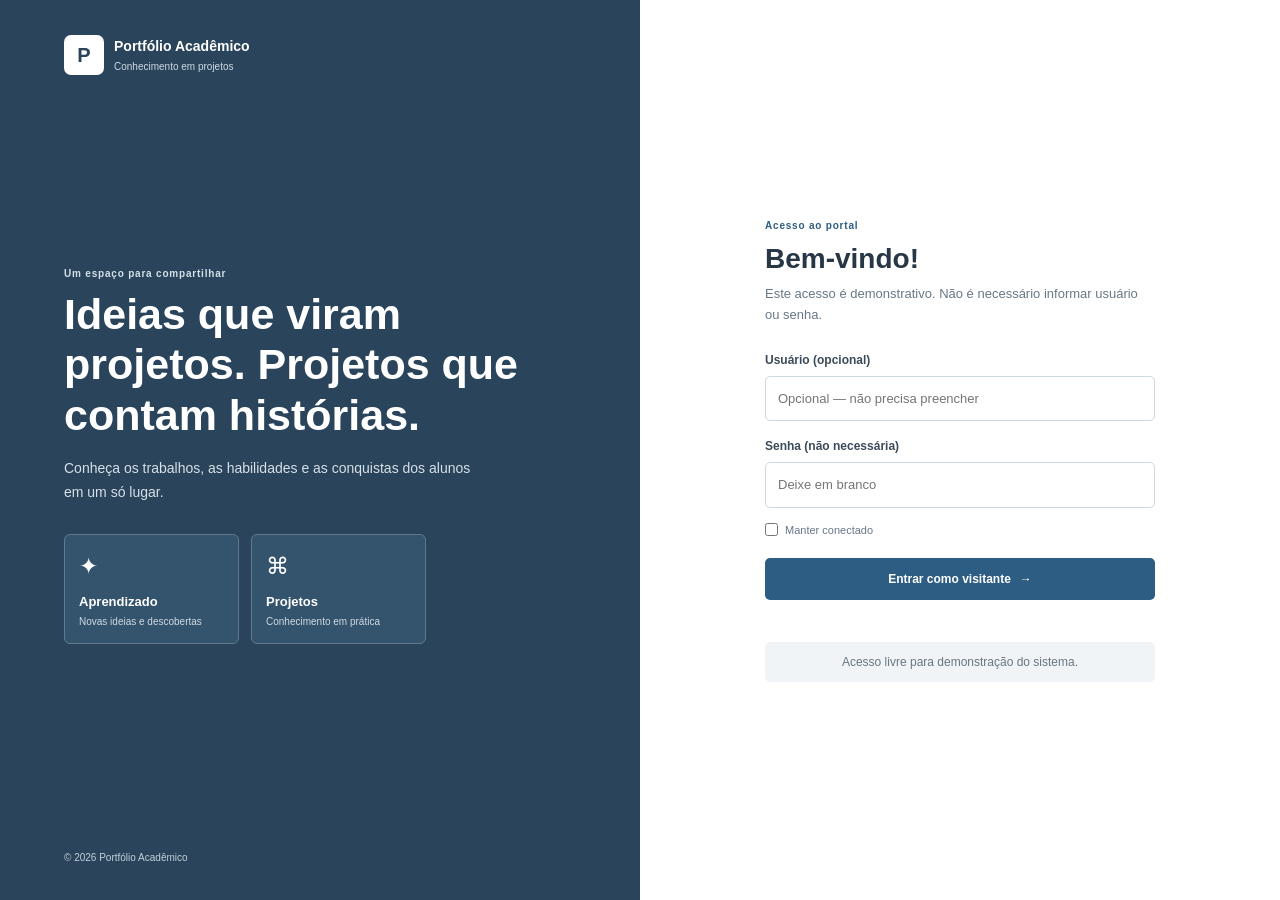
<file: index.html>
<!DOCTYPE html>
<html lang="pt-BR">

<head>
    <meta charset="UTF-8">
    <meta name="viewport" content="width=device-width, initial-scale=1.0">
    <title>Entrar | Portfólio Acadêmico</title>
    <link rel="stylesheet" href="style.css">
    <link rel="stylesheet" href="login/login.css">
</head>

<body class="login-page">
    <main class="login-layout">
        <section class="login-side">
            <a class="brand login-brand" href="index.html">
                <span class="brand-mark">P</span>
                <span class="brand-name">Portfólio Acadêmico<span class="brand-subtitle">Conhecimento em projetos</span></span>
            </a>

            <div class="login-message">
                <p class="eyebrow">Um espaço para compartilhar</p>
                <h1>Ideias que viram projetos. Projetos que contam histórias.</h1>
                <p>Conheça os trabalhos, as habilidades e as conquistas dos alunos em um só lugar.</p>
                <div class="login-art">
                    <div class="art-card"><span>✦</span><strong>Aprendizado</strong><small>Novas ideias e
                            descobertas</small></div>
                    <div class="art-card"><span>⌘</span><strong>Projetos</strong><small>Conhecimento em prática</small>
                    </div>
                </div>
            </div>
            <p class="login-copyright">© 2026 Portfólio Acadêmico</p>
        </section>

        <section class="login-form-side">
            <div class="login-form-card">
                <div class="login-mobile-brand"><span class="brand-mark">P</span></div>
                <p class="eyebrow">Acesso ao portal</p>
                <h2>Bem-vindo!</h2>
                <p class="form-intro">Este acesso é demonstrativo. Não é necessário informar usuário ou senha.</p>

                <form class="login-fields" id="loginForm" novalidate>
                    <label for="usuario">Usuário (opcional)</label>
                    <input id="usuario" name="usuario" type="text" placeholder="Opcional — não precisa preencher"
                        autocomplete="username">

                    <label for="senha">Senha (não necessária)</label>
                    <input id="senha" name="senha" type="password" placeholder="Deixe em branco"
                        autocomplete="current-password">

                    <div class="login-options">
                        <label class="remember"><input type="checkbox" name="lembrar"> Manter conectado</label>
                    </div>

                    <button class="btn btn-primary login-submit" type="submit">Entrar como visitante <span>→</span></button>
                    <p class="login-feedback" id="loginFeedback" role="status" aria-live="polite"></p>
                </form>

                <p class="login-alt">Acesso livre para demonstração do sistema.</p>
            </div>
        </section>
    </main>
    <script src="js/config.js"></script>
    <script src="js/api.js"></script>
    <script src="login/login.js"></script>
</body>

</html>
</file>
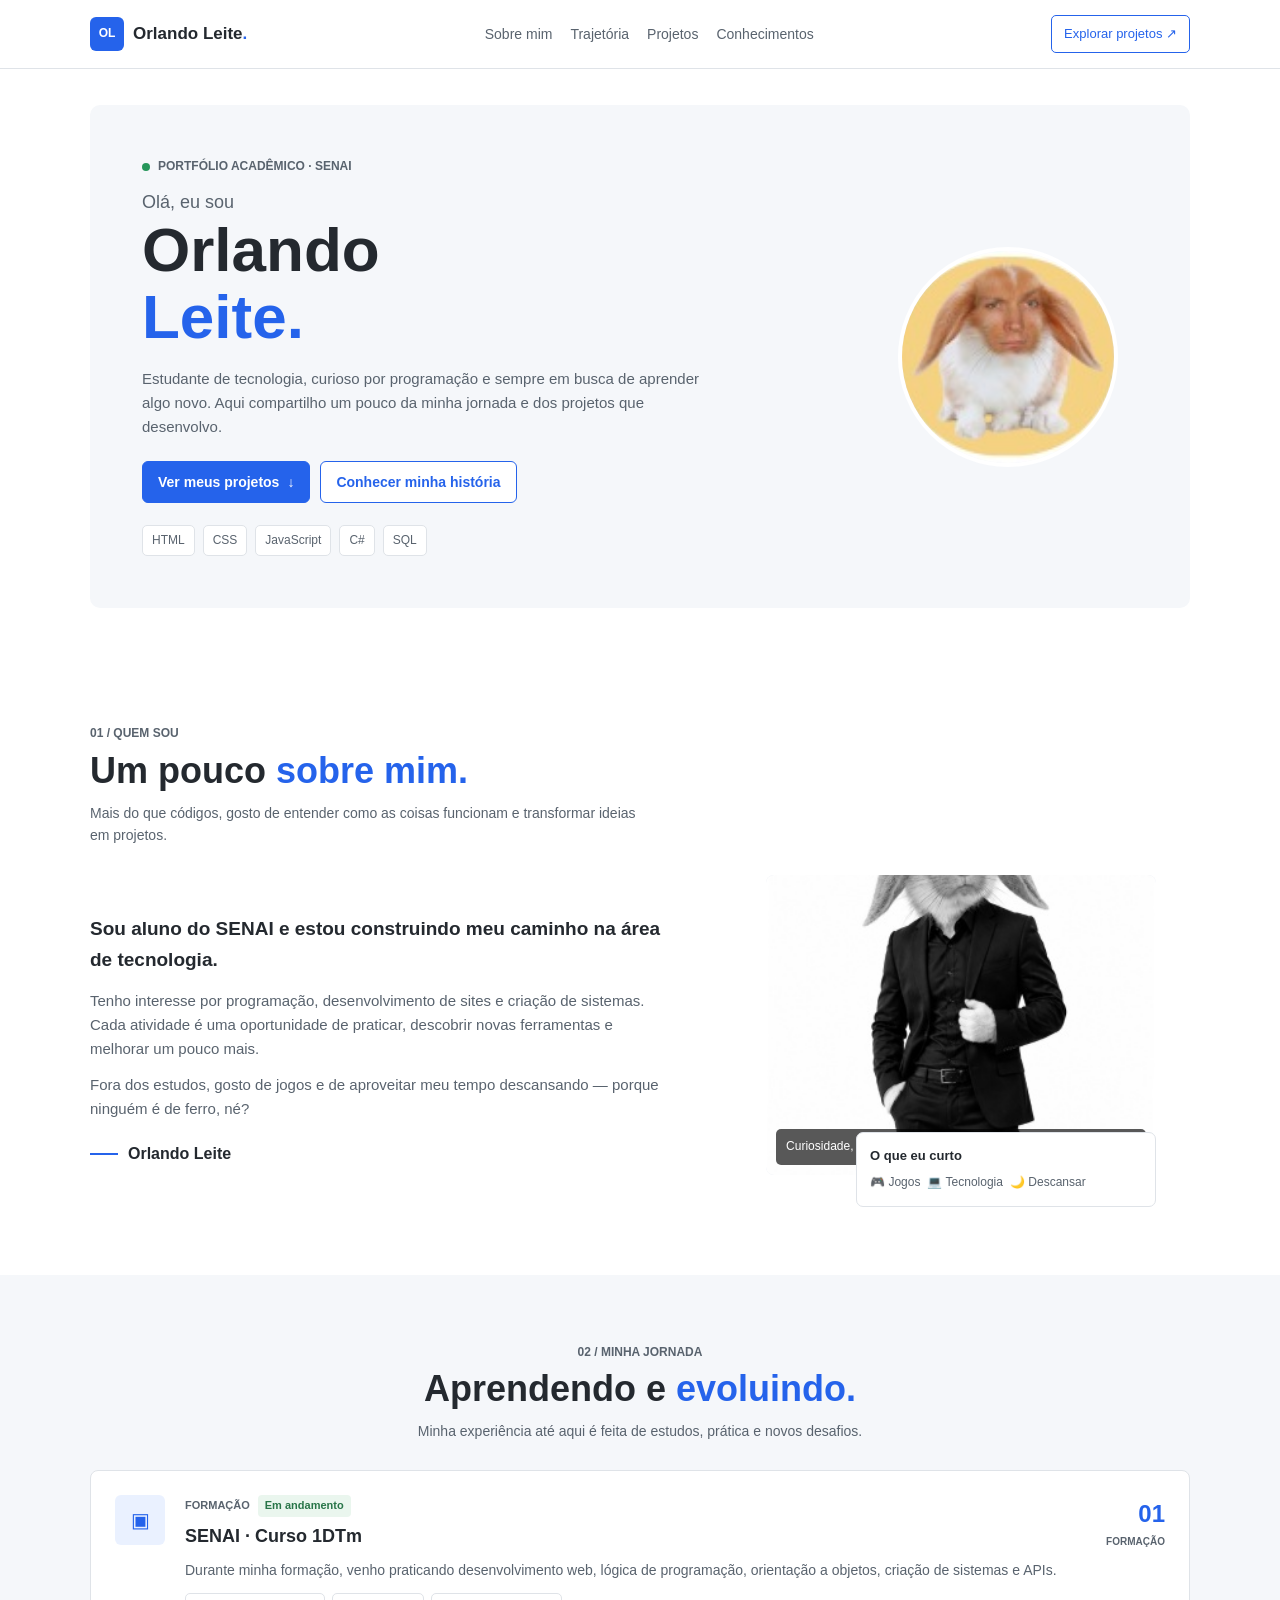
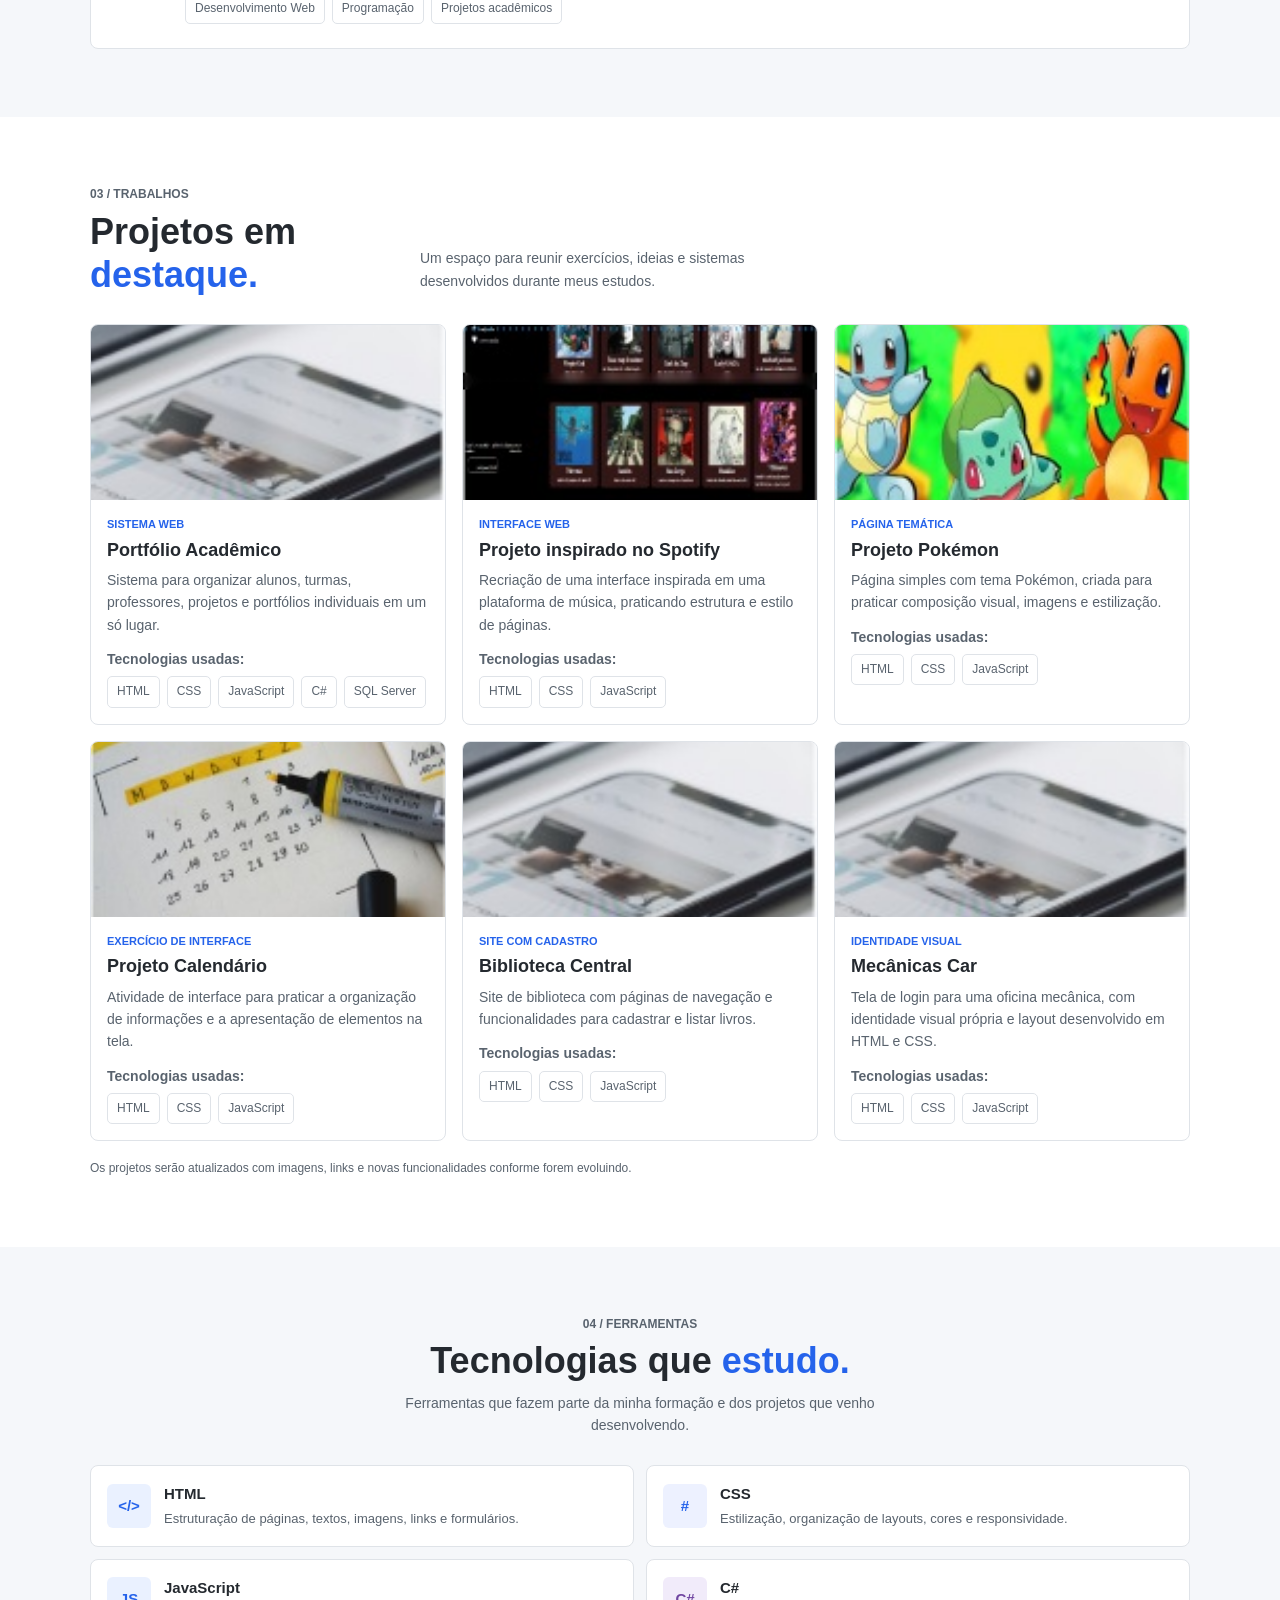
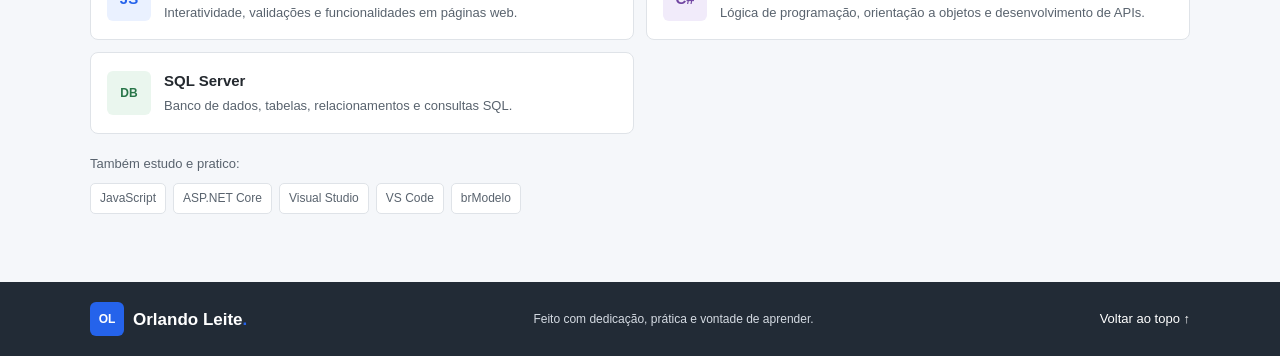
<file: meu-portfolio/index.html>
<!DOCTYPE html>
<html lang="pt-BR">
<head>
    <meta charset="UTF-8">
    <meta name="viewport" content="width=device-width, initial-scale=1.0">
    <meta name="theme-color" content="#2563eb">
    <meta name="description" content="Portfólio acadêmico de Orlando Leite, estudante do SENAI e entusiasta de tecnologia e programação.">
    <title>Orlando Leite | Portfólio</title>
    <link rel="stylesheet" href="style.css">
</head>
<body>
    <a class="pular-conteudo" href="#conteudo">Pular para o conteúdo</a>

    <header class="topo" id="inicio">
        <nav class="navegacao container" aria-label="Navegação principal">
            <a class="marca" href="#inicio" aria-label="Orlando Leite - início">
                <span class="marca-simbolo">OL</span>
                <span>Orlando Leite<span class="marca-ponto">.</span></span>
            </a>

            <div class="links-nav">
                <a href="#sobre">Sobre mim</a>
                <a href="#trajetoria">Trajetória</a>
                <a href="#projetos">Projetos</a>
                <a href="#conhecimentos">Conhecimentos</a>
            </div>
            <a class="nav-destaque" href="#projetos">Explorar projetos <span aria-hidden="true">↗</span></a>
        </nav>
    </header>

    <main id="conteudo">
        <section class="hero container" aria-labelledby="titulo-principal">
            <div class="hero-conteudo">
                <p class="sobretitulo"><span class="status-ponto"></span> PORTFÓLIO ACADÊMICO · SENAI</p>
                <p class="hero-nome">Olá, eu sou</p>
                <h1 id="titulo-principal">Orlando<br><span>Leite.</span></h1>
                <p class="hero-descricao">Estudante de tecnologia, curioso por programação e sempre em busca de aprender algo novo. Aqui compartilho um pouco da minha jornada e dos projetos que desenvolvo.</p>

                <div class="hero-acoes">
                    <a class="botao botao-principal" href="#projetos">Ver meus projetos <span aria-hidden="true">↓</span></a>
                    <a class="botao botao-secundario" href="#sobre">Conhecer minha história</a>
                </div>

                <div class="hero-tecnologias" aria-label="Principais tecnologias">
                    <span>HTML</span>
                    <span>CSS</span>
                    <span>JavaScript</span>
                    <span>C#</span>
                    <span>SQL</span>
                </div>
            </div>

            <div class="hero-visual" aria-label="Imagem ilustrativa de perfil">
                <div class="visual-moldura">
                    <img src="assets/perfil-coelho.jpg" alt="Avatar de um coelho com expressão séria">
                </div>
            </div>
        </section>

        <section class="secao sobre-secao" id="sobre" aria-labelledby="titulo-sobre">
            <div class="container">
                <div class="cabecalho-secao">
                    <p class="numero-secao">01 / QUEM SOU</p>
                    <h2 id="titulo-sobre">Um pouco <span>sobre mim.</span></h2>
                    <p class="introducao-secao">Mais do que códigos, gosto de entender como as coisas funcionam e transformar ideias em projetos.</p>
                </div>

                <div class="sobre-grid">
                    <article class="sobre-texto">
                        <p class="texto-destaque">Sou aluno do SENAI e estou construindo meu caminho na área de tecnologia.</p>
                        <p>Tenho interesse por programação, desenvolvimento de sites e criação de sistemas. Cada atividade é uma oportunidade de praticar, descobrir novas ferramentas e melhorar um pouco mais.</p>
                        <p>Fora dos estudos, gosto de jogos e de aproveitar meu tempo descansando — porque ninguém é de ferro, né?</p>
                        <div class="sobre-assinatura"><span class="assinatura-linha"></span> Orlando Leite</div>
                    </article>

                    <aside class="sobre-destaques" aria-label="Algumas curiosidades sobre mim">
                        <div class="destaque-imagem">
                            <img src="assets/sobre-mim.jpg" alt="Imagem ilustrativa em preto e branco">
                            <span class="imagem-legenda">Curiosidade, criatividade e evolução.</span>
                        </div>
                        <div class="interesses-card">
                            <p class="interesses-titulo">O que eu curto</p>
                            <div class="interesses-lista">
                                <span>🎮 Jogos</span>
                                <span>💻 Tecnologia</span>
                                <span>🌙 Descansar</span>
                            </div>
                        </div>
                    </aside>
                </div>
            </div>
        </section>

        <section class="secao trajetoria-secao" id="trajetoria" aria-labelledby="titulo-trajetoria">
            <div class="container">
                <div class="cabecalho-secao cabecalho-centralizado">
                    <p class="numero-secao">02 / MINHA JORNADA</p>
                    <h2 id="titulo-trajetoria">Aprendendo e <span>evoluindo.</span></h2>
                    <p class="introducao-secao">Minha experiência até aqui é feita de estudos, prática e novos desafios.</p>
                </div>

                <article class="trajetoria-card">
                    <div class="trajetoria-icone" aria-hidden="true">▣</div>
                    <div class="trajetoria-conteudo">
                        <div class="trajetoria-meta"><span>FORMAÇÃO</span><span class="trajetoria-status">Em andamento</span></div>
                        <h3>SENAI · Curso 1DTm</h3>
                        <p>Durante minha formação, venho praticando desenvolvimento web, lógica de programação, orientação a objetos, criação de sistemas e APIs.</p>
                        <div class="tag-lista">
                            <span>Desenvolvimento Web</span>
                            <span>Programação</span>
                            <span>Projetos acadêmicos</span>
                        </div>
                    </div>
                    <div class="trajetoria-ano">01<span>FORMAÇÃO</span></div>
                </article>
            </div>
        </section>

        <section class="secao projetos-secao" id="projetos" aria-labelledby="titulo-projetos">
            <div class="container">
                <div class="cabecalho-secao cabecalho-projetos">
                    <div>
                        <p class="numero-secao">03 / TRABALHOS</p>
                        <h2 id="titulo-projetos">Projetos em <span>destaque.</span></h2>
                    </div>
                    <p class="introducao-secao">Um espaço para reunir exercícios, ideias e sistemas desenvolvidos durante meus estudos.</p>
                </div>

                <div class="projetos-grid">
                    <article class="projeto-card projeto-destaque">
                        <div class="projeto-imagem">
                            <img src="assets/projeto-web.jpg" alt="Imagem ilustrativa de uma página web em um dispositivo móvel">
                            <span class="projeto-numero">01</span>
                        </div>
                        <div class="projeto-conteudo">
                            <div class="projeto-categoria">SISTEMA WEB</div>
                            <h3>Portfólio Acadêmico</h3>
                            <p>Sistema para organizar alunos, turmas, professores, projetos e portfólios individuais em um só lugar.</p>
                            <p class="tecnologias-titulo">Tecnologias usadas:</p>
                            <div class="tag-lista"><span>HTML</span><span>CSS</span><span>JavaScript</span><span>C#</span><span>SQL Server</span></div>
                        </div>
                    </article>

                    <article class="projeto-card">
                        <div class="projeto-imagem">
                            <img src="assets/projeto-spotify.jpg" alt="Interface de um projeto inspirado no Spotify">
                            <span class="projeto-numero">02</span>
                        </div>
                        <div class="projeto-conteudo">
                            <div class="projeto-categoria">INTERFACE WEB</div>
                            <h3>Projeto inspirado no Spotify</h3>
                            <p>Recriação de uma interface inspirada em uma plataforma de música, praticando estrutura e estilo de páginas.</p>
                            <p class="tecnologias-titulo">Tecnologias usadas:</p>
                            <div class="tag-lista"><span>HTML</span><span>CSS</span><span>JavaScript</span></div>
                        </div>
                    </article>

                    <article class="projeto-card">
                        <div class="projeto-imagem">
                            <img src="assets/projeto-pokemon.jpg" alt="Imagem temática de Pokémon usada no projeto">
                            <span class="projeto-numero">03</span>
                        </div>
                        <div class="projeto-conteudo">
                            <div class="projeto-categoria">PÁGINA TEMÁTICA</div>
                            <h3>Projeto Pokémon</h3>
                            <p>Página simples com tema Pokémon, criada para praticar composição visual, imagens e estilização.</p>
                            <p class="tecnologias-titulo">Tecnologias usadas:</p>
                            <div class="tag-lista"><span>HTML</span><span>CSS</span><span>JavaScript</span></div>
                        </div>
                    </article>

                    <article class="projeto-card">
                        <div class="projeto-imagem">
                            <img src="assets/projeto-calendario.jpg" alt="Calendário e materiais de planejamento">
                            <span class="projeto-numero">04</span>
                        </div>
                        <div class="projeto-conteudo">
                            <div class="projeto-categoria">EXERCÍCIO DE INTERFACE</div>
                            <h3>Projeto Calendário</h3>
                            <p>Atividade de interface para praticar a organização de informações e a apresentação de elementos na tela.</p>
                            <p class="tecnologias-titulo">Tecnologias usadas:</p>
                            <div class="tag-lista"><span>HTML</span><span>CSS</span><span>JavaScript</span></div>
                        </div>
                    </article>

                    <article class="projeto-card">
                        <div class="projeto-imagem">
                            <img src="assets/projeto-web.jpg" alt="Imagem ilustrativa de um site em um celular">
                            <span class="projeto-numero">05</span>
                        </div>
                        <div class="projeto-conteudo">
                            <div class="projeto-categoria">SITE COM CADASTRO</div>
                            <h3>Biblioteca Central</h3>
                            <p>Site de biblioteca com páginas de navegação e funcionalidades para cadastrar e listar livros.</p>
                            <p class="tecnologias-titulo">Tecnologias usadas:</p>
                            <div class="tag-lista"><span>HTML</span><span>CSS</span><span>JavaScript</span></div>
                        </div>
                    </article>

                    <article class="projeto-card">
                        <div class="projeto-imagem">
                            <img src="assets/projeto-web.jpg" alt="Imagem ilustrativa de uma página web">
                            <span class="projeto-numero">06</span>
                        </div>
                        <div class="projeto-conteudo">
                            <div class="projeto-categoria">IDENTIDADE VISUAL</div>
                            <h3>Mecânicas Car</h3>
                            <p>Tela de login para uma oficina mecânica, com identidade visual própria e layout desenvolvido em HTML e CSS.</p>
                            <p class="tecnologias-titulo">Tecnologias usadas:</p>
                            <div class="tag-lista"><span>HTML</span><span>CSS</span><span>JavaScript</span></div>
                        </div>
                    </article>
                </div>
                <p class="nota-projetos">Os projetos serão atualizados com imagens, links e novas funcionalidades conforme forem evoluindo.</p>
            </div>
        </section>

        <section class="secao conhecimentos-secao" id="conhecimentos" aria-labelledby="titulo-conhecimentos">
            <div class="container">
                <div class="cabecalho-secao cabecalho-centralizado">
                    <p class="numero-secao">04 / FERRAMENTAS</p>
                    <h2 id="titulo-conhecimentos">Tecnologias que <span>estudo.</span></h2>
                    <p class="introducao-secao">Ferramentas que fazem parte da minha formação e dos projetos que venho desenvolvendo.</p>
                </div>

                <div class="conhecimentos-grid">
                    <article class="conhecimento-card">
                        <span class="conhecimento-simbolo simbolo-html">&lt;/&gt;</span>
                        <div><h3>HTML</h3><p>Estruturação de páginas, textos, imagens, links e formulários.</p></div>
                    </article>
                    <article class="conhecimento-card">
                        <span class="conhecimento-simbolo simbolo-css">#</span>
                        <div><h3>CSS</h3><p>Estilização, organização de layouts, cores e responsividade.</p></div>
                    </article>
                    <article class="conhecimento-card">
                        <span class="conhecimento-simbolo">JS</span>
                        <div><h3>JavaScript</h3><p>Interatividade, validações e funcionalidades em páginas web.</p></div>
                    </article>
                    <article class="conhecimento-card">
                        <span class="conhecimento-simbolo simbolo-csharp">C#</span>
                        <div><h3>C#</h3><p>Lógica de programação, orientação a objetos e desenvolvimento de APIs.</p></div>
                    </article>
                    <article class="conhecimento-card">
                        <span class="conhecimento-simbolo simbolo-sql">DB</span>
                        <div><h3>SQL Server</h3><p>Banco de dados, tabelas, relacionamentos e consultas SQL.</p></div>
                    </article>
                </div>

                <div class="outras-ferramentas">
                    <span>Também estudo e pratico:</span>
                    <div class="tag-lista"><span>JavaScript</span><span>ASP.NET Core</span><span>Visual Studio</span><span>VS Code</span><span>brModelo</span></div>
                </div>
            </div>
        </section>
    </main>

    <footer class="rodape">
        <div class="container rodape-conteudo">
            <a class="marca marca-rodape" href="#inicio"><span class="marca-simbolo">OL</span><span>Orlando Leite<span class="marca-ponto">.</span></span></a>
            <p>Feito com dedicação, prática e vontade de aprender.</p>
            <a class="voltar-topo" href="#inicio">Voltar ao topo ↑</a>
        </div>
    </footer>
</body>
</html>
</file>
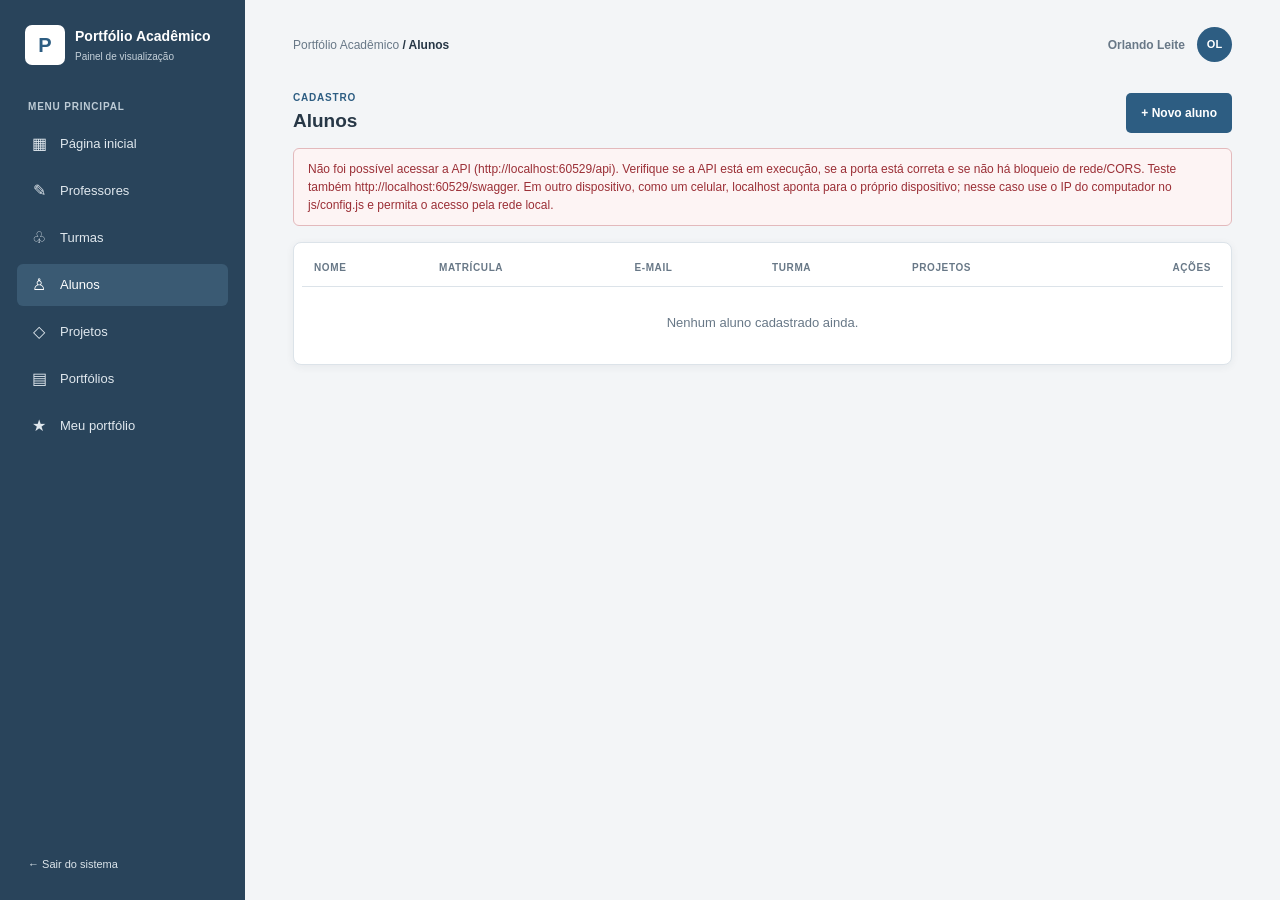
<file: alunos.html>
<!DOCTYPE html>
<html lang="pt-BR">
<head>
    <meta charset="UTF-8">
    <meta name="viewport" content="width=device-width, initial-scale=1.0">
    <title>Alunos | Portfólio Acadêmico</title>
    <link rel="stylesheet" href="style.css">
    <link rel="stylesheet" href="paginas.css">
</head>
<body>
    <div class="app-shell">
        <aside class="sidebar">
            <a class="brand" href="painel.html">
                <span class="brand-mark">P</span>
                <span class="brand-name">Portfólio Acadêmico<span class="brand-subtitle">Painel de visualização</span></span>
            </a>

            <p class="nav-label">MENU PRINCIPAL</p>
            <nav class="nav-menu" aria-label="Menu principal">
                <a class="nav-link" href="painel.html"><span class="nav-icon">▦</span> Página inicial</a>
                <a class="nav-link" href="professores.html"><span class="nav-icon">✎</span> Professores</a>
                <a class="nav-link" href="turmas.html"><span class="nav-icon">♧</span> Turmas</a>
                <a class="nav-link active" href="alunos.html"><span class="nav-icon">♙</span> Alunos</a>
                <a class="nav-link" href="projetos.html"><span class="nav-icon">◇</span> Projetos</a>
                <a class="nav-link" href="portfolios.html"><span class="nav-icon">▤</span> Portfólios</a>
                <a class="nav-link" href="meu-portfolio/index.html" target="_blank" rel="noopener"><span class="nav-icon">★</span> Meu portfólio</a>
            </nav>

            <div class="sidebar-bottom">
                <a class="logout-link" href="index.html" data-sair>← Sair do sistema</a>
            </div>
        </aside>

        <main class="main-content">
            <header class="topbar">
                <p class="breadcrumb">Portfólio Acadêmico <span>/ Alunos</span></p>
                <div class="topbar-right"><span class="user-name" id="userName"></span><div class="avatar" id="userAvatar">PA</div></div>
            </header>

            <section class="section-heading">
                <div><p class="eyebrow">CADASTRO</p><h2>Alunos</h2></div>
                <button class="btn btn-primary" type="button" id="btnNovo">+ Novo aluno</button>
            </section>

            <div class="alert" id="aviso" role="status" aria-live="polite" hidden></div>

            <section class="panel" id="painelForm" hidden>
                <h3 id="tituloForm"></h3>
                <form id="crudForm" novalidate>
                    <div class="form-grid" id="campos"></div>
                    <div class="form-actions">
                        <button class="btn btn-primary" type="submit" id="btnSalvar">Salvar</button>
                        <button class="btn btn-secondary" type="button" id="btnCancelar">Cancelar</button>
                    </div>
                </form>
            </section>

            <section class="panel panel-table">
                <div class="table-wrap">
                    <table>
                        <thead><tr><th>Nome</th><th>Matrícula</th><th>E-mail</th><th>Turma</th><th>Projetos</th><th class="col-acoes">Ações</th></tr></thead>
                        <tbody id="lista"></tbody>
                    </table>
                </div>
                <p class="empty" id="vazio" hidden>Nenhum aluno cadastrado ainda.</p>
            </section>
        </main>
    </div>
    <script src="js/config.js"></script>
    <script src="js/api.js"></script>
    <script src="js/crud.js"></script>
    <script src="js/alunos.js"></script>
</body>
</html>
</file>
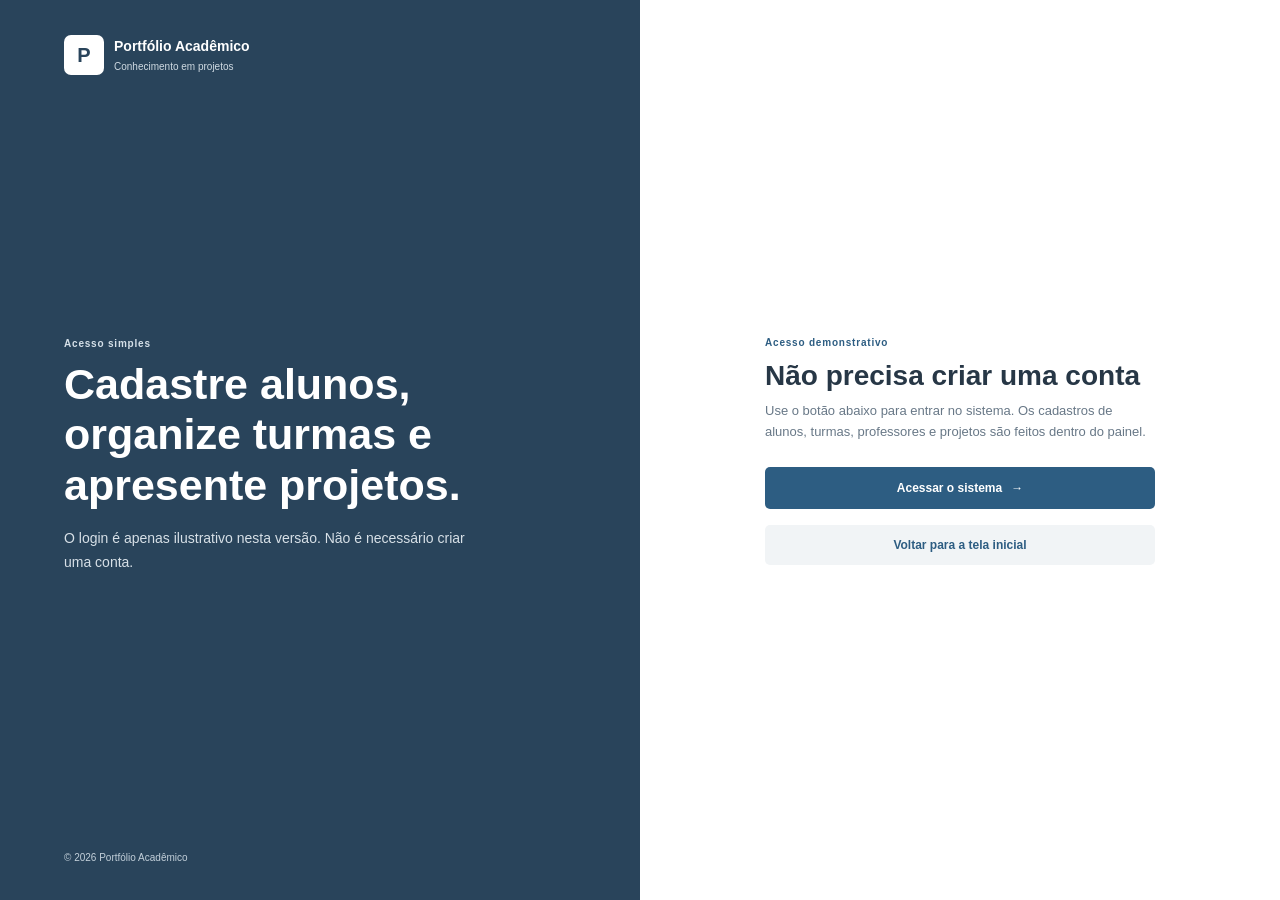
<file: cadastro.html>
<!DOCTYPE html>
<html lang="pt-BR">
<head>
    <meta charset="UTF-8">
    <meta name="viewport" content="width=device-width, initial-scale=1.0">
    <title>Acesso demonstrativo | Portfólio Acadêmico</title>
    <link rel="stylesheet" href="style.css">
    <link rel="stylesheet" href="login/login.css">
</head>
<body class="login-page">
    <main class="login-layout">
        <section class="login-side">
            <a class="brand login-brand" href="index.html">
                <span class="brand-mark">P</span>
                <span class="brand-name">Portfólio Acadêmico<span class="brand-subtitle">Conhecimento em projetos</span></span>
            </a>
            <div class="login-message">
                <p class="eyebrow">Acesso simples</p>
                <h1>Cadastre alunos, organize turmas e apresente projetos.</h1>
                <p>O login é apenas ilustrativo nesta versão. Não é necessário criar uma conta.</p>
            </div>
            <p class="login-copyright">© 2026 Portfólio Acadêmico</p>
        </section>
        <section class="login-form-side">
            <div class="login-form-card">
                <p class="eyebrow">Acesso demonstrativo</p>
                <h2>Não precisa criar uma conta</h2>
                <p class="form-intro">Use o botão abaixo para entrar no sistema. Os cadastros de alunos, turmas, professores e projetos são feitos dentro do painel.</p>
                <a class="btn btn-primary login-submit" href="painel.html">Acessar o sistema <span>→</span></a>
                <p class="login-alt"><a href="index.html">Voltar para a tela inicial</a></p>
            </div>
        </section>
    </main>
</body>
</html>
</file>
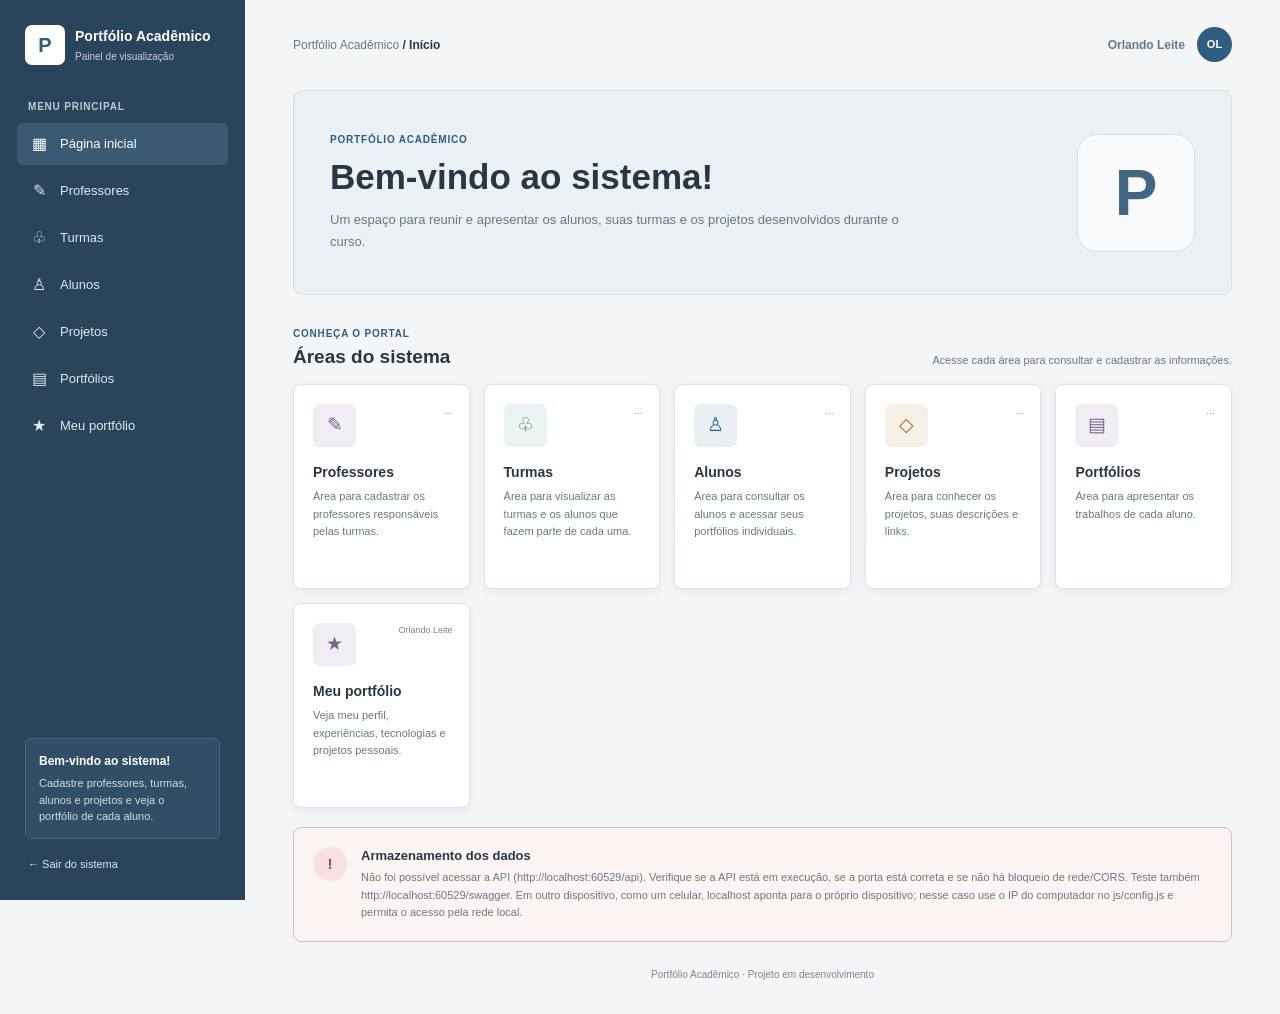
<file: painel.html>
<!DOCTYPE html>
<html lang="pt-BR">
<head>
    <meta charset="UTF-8">
    <meta name="viewport" content="width=device-width, initial-scale=1.0">
    <title>Início | Portfólio Acadêmico</title>
    <link rel="stylesheet" href="style.css">
    <link rel="stylesheet" href="paginas.css">
</head>
<body>
    <div class="app-shell">
        <aside class="sidebar">
            <a class="brand" href="painel.html">
                <span class="brand-mark">P</span>
                <span class="brand-name">Portfólio Acadêmico<span class="brand-subtitle">Painel de visualização</span></span>
            </a>

            <p class="nav-label">MENU PRINCIPAL</p>
            <nav class="nav-menu" aria-label="Menu principal">
                <a class="nav-link active" href="painel.html"><span class="nav-icon">▦</span> Página inicial</a>
                <a class="nav-link" href="professores.html"><span class="nav-icon">✎</span> Professores</a>
                <a class="nav-link" href="turmas.html"><span class="nav-icon">♧</span> Turmas</a>
                <a class="nav-link" href="alunos.html"><span class="nav-icon">♙</span> Alunos</a>
                <a class="nav-link" href="projetos.html"><span class="nav-icon">◇</span> Projetos</a>
                <a class="nav-link" href="portfolios.html"><span class="nav-icon">▤</span> Portfólios</a>
                <a class="nav-link" href="meu-portfolio/index.html" target="_blank" rel="noopener"><span class="nav-icon">★</span> Meu portfólio</a>
            </nav>

            <div class="sidebar-bottom">
                <div class="help-card">
                    <strong>Bem-vindo ao sistema!</strong>
                    <p>Cadastre professores, turmas, alunos e projetos e veja o portfólio de cada aluno.</p>
                </div>
                <a class="logout-link" href="index.html" data-sair>← Sair do sistema</a>
            </div>
        </aside>

        <main class="main-content">
            <header class="topbar">
                <p class="breadcrumb">Portfólio Acadêmico <span>/ Início</span></p>
                <div class="topbar-right"><span class="user-name" id="userName"></span><div class="avatar" id="userAvatar">PA</div></div>
            </header>

            <section class="welcome-banner">
                <div>
                    <p class="eyebrow">PORTFÓLIO ACADÊMICO</p>
                    <h1>Bem-vindo ao sistema!</h1>
                    <p>Um espaço para reunir e apresentar os alunos, suas turmas e os projetos desenvolvidos durante o curso.</p>
                </div>
                <div class="welcome-symbol" aria-hidden="true">P</div>
            </section>

            <section class="section-heading">
                <div><p class="eyebrow">CONHEÇA O PORTAL</p><h2>Áreas do sistema</h2></div>
                <p>Acesse cada área para consultar e cadastrar as informações.</p>
            </section>

            <section class="module-grid" aria-label="Áreas do sistema">
                <a class="module-card" href="professores.html">
                    <div class="module-icon portfolios">✎</div>
                    <div class="module-status" id="cntProfessores">…</div>
                    <h3>Professores</h3>
                    <p>Área para cadastrar os professores responsáveis pelas turmas.</p>
                </a>
                <a class="module-card" href="turmas.html">
                    <div class="module-icon classes">♧</div>
                    <div class="module-status" id="cntTurmas">…</div>
                    <h3>Turmas</h3>
                    <p>Área para visualizar as turmas e os alunos que fazem parte de cada uma.</p>
                </a>
                <a class="module-card" href="alunos.html">
                    <div class="module-icon students">♙</div>
                    <div class="module-status" id="cntAlunos">…</div>
                    <h3>Alunos</h3>
                    <p>Área para consultar os alunos e acessar seus portfólios individuais.</p>
                </a>
                <a class="module-card" href="projetos.html">
                    <div class="module-icon projects">◇</div>
                    <div class="module-status" id="cntProjetos">…</div>
                    <h3>Projetos</h3>
                    <p>Área para conhecer os projetos, suas descrições e links.</p>
                </a>
                <a class="module-card" href="portfolios.html">
                    <div class="module-icon portfolios">▤</div>
                    <div class="module-status" id="cntPortfolios">…</div>
                    <h3>Portfólios</h3>
                    <p>Área para apresentar os trabalhos de cada aluno.</p>
                </a>
                <a class="module-card" href="meu-portfolio/index.html" target="_blank" rel="noopener">
                    <div class="module-icon portfolios">★</div>
                    <div class="module-status">Orlando Leite</div>
                    <h3>Meu portfólio</h3>
                    <p>Veja meu perfil, experiências, tecnologias e projetos pessoais.</p>
                </a>
            </section>

            <section class="start-card" id="apiStatus">
                <div class="start-icon" id="apiStatusIcone">…</div>
                <div><h2>Armazenamento dos dados</h2><p id="apiStatusTexto">Verificando a conexão...</p></div>
            </section>

            <footer class="footer-note">Portfólio Acadêmico · Projeto em desenvolvimento</footer>
        </main>
    </div>
    <script src="js/config.js"></script>
    <script src="js/api.js"></script>
    <script src="js/painel.js"></script>
</body>
</html>
</file>
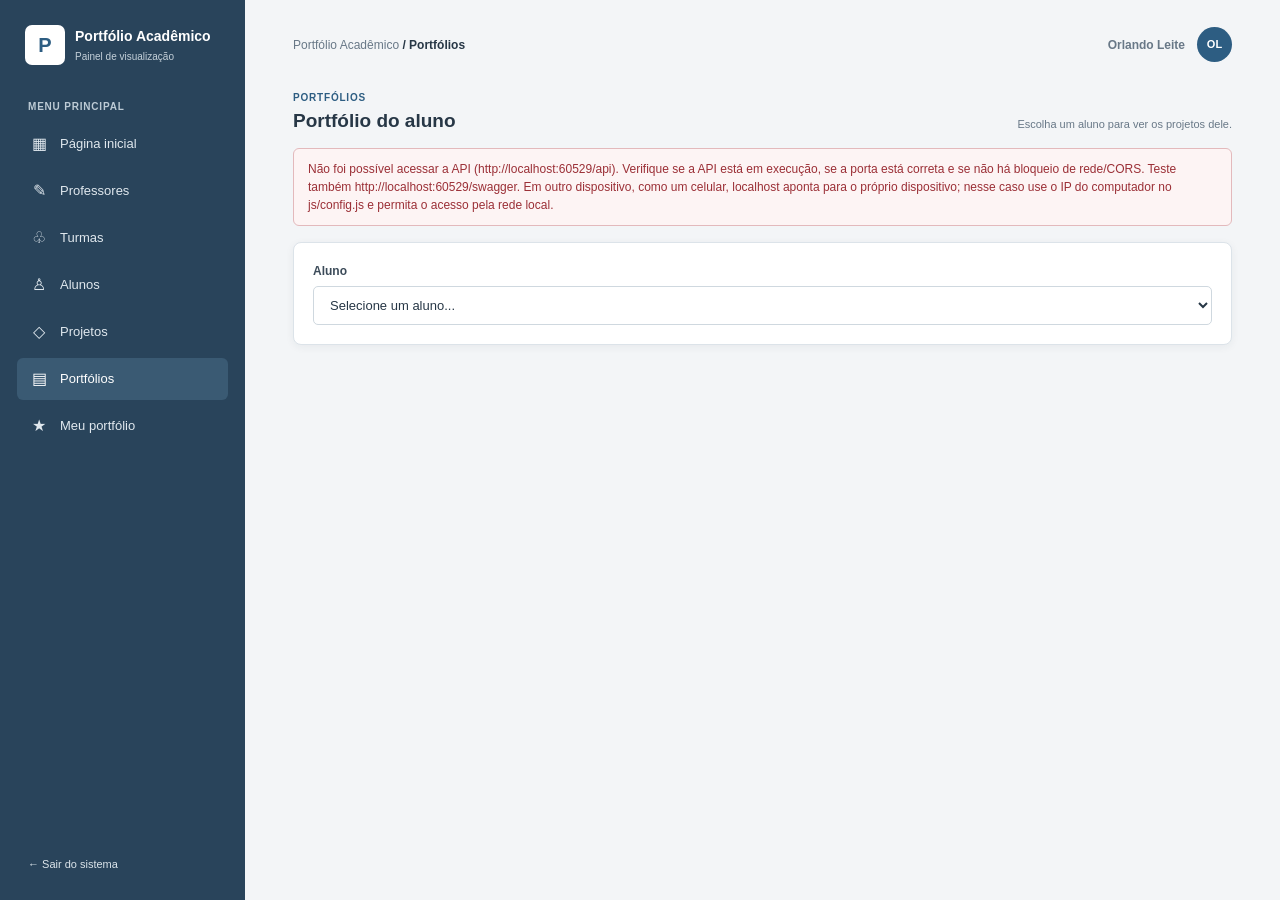
<file: portfolios.html>
<!DOCTYPE html>
<html lang="pt-BR">
<head>
    <meta charset="UTF-8">
    <meta name="viewport" content="width=device-width, initial-scale=1.0">
    <title>Portfólios | Portfólio Acadêmico</title>
    <link rel="stylesheet" href="style.css">
    <link rel="stylesheet" href="paginas.css">
</head>
<body>
    <div class="app-shell">
        <aside class="sidebar">
            <a class="brand" href="painel.html">
                <span class="brand-mark">P</span>
                <span class="brand-name">Portfólio Acadêmico<span class="brand-subtitle">Painel de visualização</span></span>
            </a>

            <p class="nav-label">MENU PRINCIPAL</p>
            <nav class="nav-menu" aria-label="Menu principal">
                <a class="nav-link" href="painel.html"><span class="nav-icon">▦</span> Página inicial</a>
                <a class="nav-link" href="professores.html"><span class="nav-icon">✎</span> Professores</a>
                <a class="nav-link" href="turmas.html"><span class="nav-icon">♧</span> Turmas</a>
                <a class="nav-link" href="alunos.html"><span class="nav-icon">♙</span> Alunos</a>
                <a class="nav-link" href="projetos.html"><span class="nav-icon">◇</span> Projetos</a>
                <a class="nav-link active" href="portfolios.html"><span class="nav-icon">▤</span> Portfólios</a>
                <a class="nav-link" href="meu-portfolio/index.html" target="_blank" rel="noopener"><span class="nav-icon">★</span> Meu portfólio</a>
            </nav>

            <div class="sidebar-bottom">
                <a class="logout-link" href="index.html" data-sair>← Sair do sistema</a>
            </div>
        </aside>

        <main class="main-content">
            <header class="topbar">
                <p class="breadcrumb">Portfólio Acadêmico <span>/ Portfólios</span></p>
                <div class="topbar-right"><span class="user-name" id="userName"></span><div class="avatar" id="userAvatar">PA</div></div>
            </header>

            <section class="section-heading">
                <div><p class="eyebrow">PORTFÓLIOS</p><h2>Portfólio do aluno</h2></div>
                <p>Escolha um aluno para ver os projetos dele.</p>
            </section>

            <div class="alert" id="aviso" role="status" aria-live="polite" hidden></div>

            <section class="panel">
                <div class="field">
                    <label for="selAluno">Aluno</label>
                    <select id="selAluno"><option value="">Selecione um aluno...</option></select>
                </div>
            </section>

            <div id="areaPortfolio"></div>
        </main>
    </div>
    <script src="js/config.js"></script>
    <script src="js/api.js"></script>
    <script src="js/portfolios.js"></script>
</body>
</html>
</file>
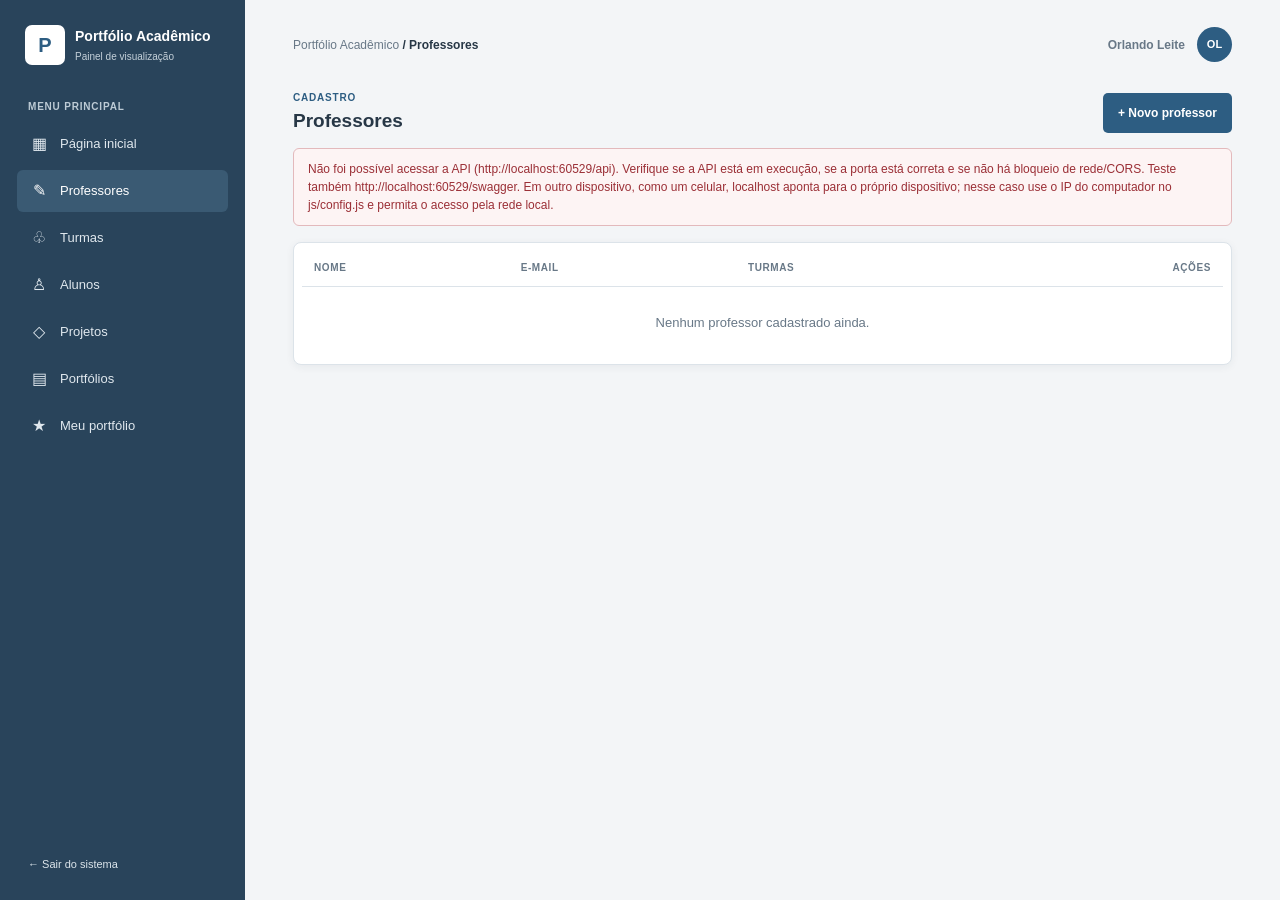
<file: professores.html>
<!DOCTYPE html>
<html lang="pt-BR">
<head>
    <meta charset="UTF-8">
    <meta name="viewport" content="width=device-width, initial-scale=1.0">
    <title>Professores | Portfólio Acadêmico</title>
    <link rel="stylesheet" href="style.css">
    <link rel="stylesheet" href="paginas.css">
</head>
<body>
    <div class="app-shell">
        <aside class="sidebar">
            <a class="brand" href="painel.html">
                <span class="brand-mark">P</span>
                <span class="brand-name">Portfólio Acadêmico<span class="brand-subtitle">Painel de visualização</span></span>
            </a>

            <p class="nav-label">MENU PRINCIPAL</p>
            <nav class="nav-menu" aria-label="Menu principal">
                <a class="nav-link" href="painel.html"><span class="nav-icon">▦</span> Página inicial</a>
                <a class="nav-link active" href="professores.html"><span class="nav-icon">✎</span> Professores</a>
                <a class="nav-link" href="turmas.html"><span class="nav-icon">♧</span> Turmas</a>
                <a class="nav-link" href="alunos.html"><span class="nav-icon">♙</span> Alunos</a>
                <a class="nav-link" href="projetos.html"><span class="nav-icon">◇</span> Projetos</a>
                <a class="nav-link" href="portfolios.html"><span class="nav-icon">▤</span> Portfólios</a>
                <a class="nav-link" href="meu-portfolio/index.html" target="_blank" rel="noopener"><span class="nav-icon">★</span> Meu portfólio</a>
            </nav>

            <div class="sidebar-bottom">
                <a class="logout-link" href="index.html" data-sair>← Sair do sistema</a>
            </div>
        </aside>

        <main class="main-content">
            <header class="topbar">
                <p class="breadcrumb">Portfólio Acadêmico <span>/ Professores</span></p>
                <div class="topbar-right"><span class="user-name" id="userName"></span><div class="avatar" id="userAvatar">PA</div></div>
            </header>

            <section class="section-heading">
                <div><p class="eyebrow">CADASTRO</p><h2>Professores</h2></div>
                <button class="btn btn-primary" type="button" id="btnNovo">+ Novo professor</button>
            </section>

            <div class="alert" id="aviso" role="status" aria-live="polite" hidden></div>

            <section class="panel" id="painelForm" hidden>
                <h3 id="tituloForm"></h3>
                <form id="crudForm" novalidate>
                    <div class="form-grid" id="campos"></div>
                    <div class="form-actions">
                        <button class="btn btn-primary" type="submit" id="btnSalvar">Salvar</button>
                        <button class="btn btn-secondary" type="button" id="btnCancelar">Cancelar</button>
                    </div>
                </form>
            </section>

            <section class="panel panel-table">
                <div class="table-wrap">
                    <table>
                        <thead><tr><th>Nome</th><th>E-mail</th><th>Turmas</th><th class="col-acoes">Ações</th></tr></thead>
                        <tbody id="lista"></tbody>
                    </table>
                </div>
                <p class="empty" id="vazio" hidden>Nenhum professor cadastrado ainda.</p>
            </section>
        </main>
    </div>
    <script src="js/config.js"></script>
    <script src="js/api.js"></script>
    <script src="js/crud.js"></script>
    <script src="js/professores.js"></script>
</body>
</html>
</file>
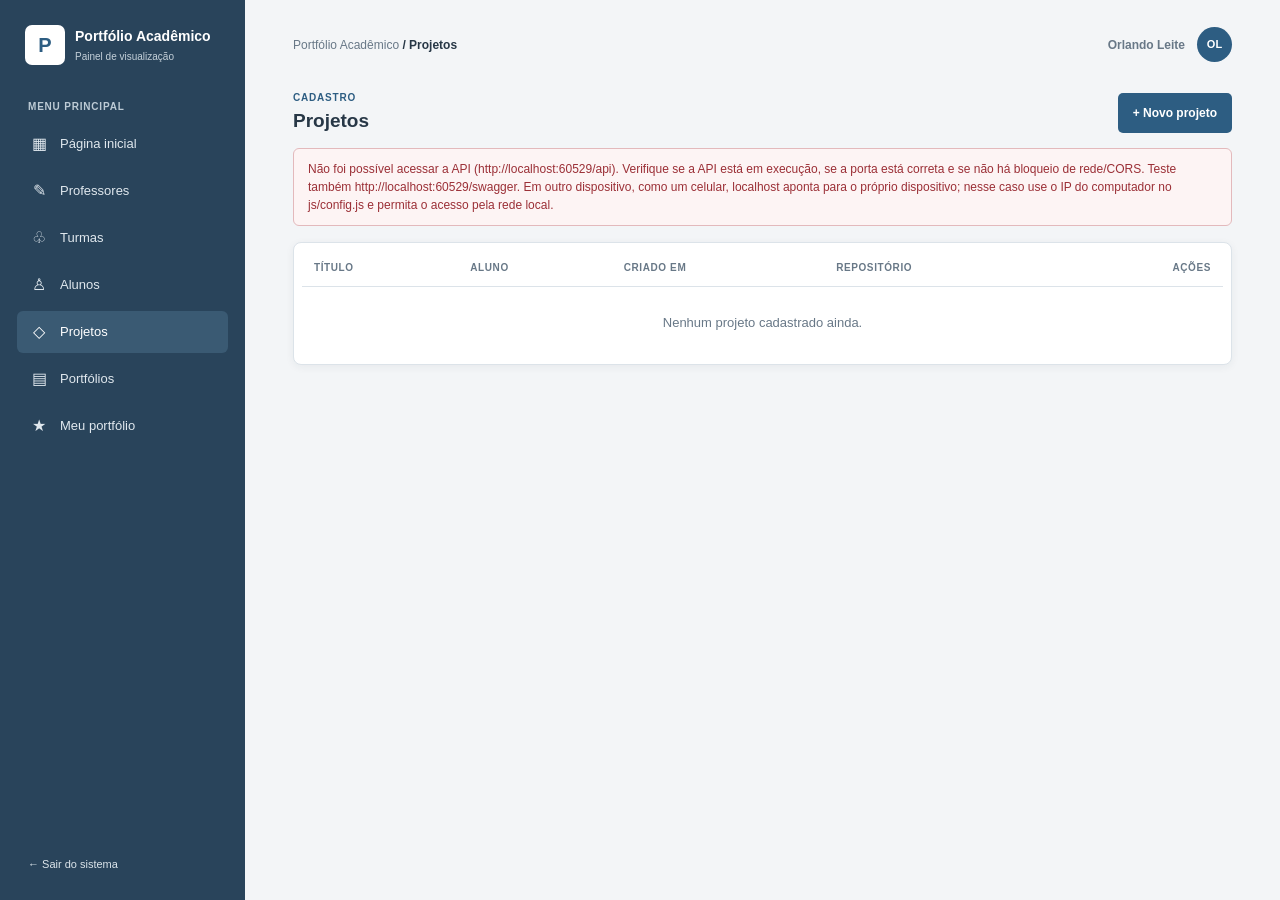
<file: projetos.html>
<!DOCTYPE html>
<html lang="pt-BR">
<head>
    <meta charset="UTF-8">
    <meta name="viewport" content="width=device-width, initial-scale=1.0">
    <title>Projetos | Portfólio Acadêmico</title>
    <link rel="stylesheet" href="style.css">
    <link rel="stylesheet" href="paginas.css">
</head>
<body>
    <div class="app-shell">
        <aside class="sidebar">
            <a class="brand" href="painel.html">
                <span class="brand-mark">P</span>
                <span class="brand-name">Portfólio Acadêmico<span class="brand-subtitle">Painel de visualização</span></span>
            </a>

            <p class="nav-label">MENU PRINCIPAL</p>
            <nav class="nav-menu" aria-label="Menu principal">
                <a class="nav-link" href="painel.html"><span class="nav-icon">▦</span> Página inicial</a>
                <a class="nav-link" href="professores.html"><span class="nav-icon">✎</span> Professores</a>
                <a class="nav-link" href="turmas.html"><span class="nav-icon">♧</span> Turmas</a>
                <a class="nav-link" href="alunos.html"><span class="nav-icon">♙</span> Alunos</a>
                <a class="nav-link active" href="projetos.html"><span class="nav-icon">◇</span> Projetos</a>
                <a class="nav-link" href="portfolios.html"><span class="nav-icon">▤</span> Portfólios</a>
                <a class="nav-link" href="meu-portfolio/index.html" target="_blank" rel="noopener"><span class="nav-icon">★</span> Meu portfólio</a>
            </nav>

            <div class="sidebar-bottom">
                <a class="logout-link" href="index.html" data-sair>← Sair do sistema</a>
            </div>
        </aside>

        <main class="main-content">
            <header class="topbar">
                <p class="breadcrumb">Portfólio Acadêmico <span>/ Projetos</span></p>
                <div class="topbar-right"><span class="user-name" id="userName"></span><div class="avatar" id="userAvatar">PA</div></div>
            </header>

            <section class="section-heading">
                <div><p class="eyebrow">CADASTRO</p><h2>Projetos</h2></div>
                <button class="btn btn-primary" type="button" id="btnNovo">+ Novo projeto</button>
            </section>

            <div class="alert" id="aviso" role="status" aria-live="polite" hidden></div>

            <section class="panel" id="painelForm" hidden>
                <h3 id="tituloForm"></h3>
                <form id="crudForm" novalidate>
                    <div class="form-grid" id="campos"></div>
                    <div class="form-actions">
                        <button class="btn btn-primary" type="submit" id="btnSalvar">Salvar</button>
                        <button class="btn btn-secondary" type="button" id="btnCancelar">Cancelar</button>
                    </div>
                </form>
            </section>

            <section class="panel panel-table">
                <div class="table-wrap">
                    <table>
                        <thead><tr><th>Título</th><th>Aluno</th><th>Criado em</th><th>Repositório</th><th class="col-acoes">Ações</th></tr></thead>
                        <tbody id="lista"></tbody>
                    </table>
                </div>
                <p class="empty" id="vazio" hidden>Nenhum projeto cadastrado ainda.</p>
            </section>
        </main>
    </div>
    <script src="js/config.js"></script>
    <script src="js/api.js"></script>
    <script src="js/crud.js"></script>
    <script src="js/projetos.js"></script>
</body>
</html>
</file>
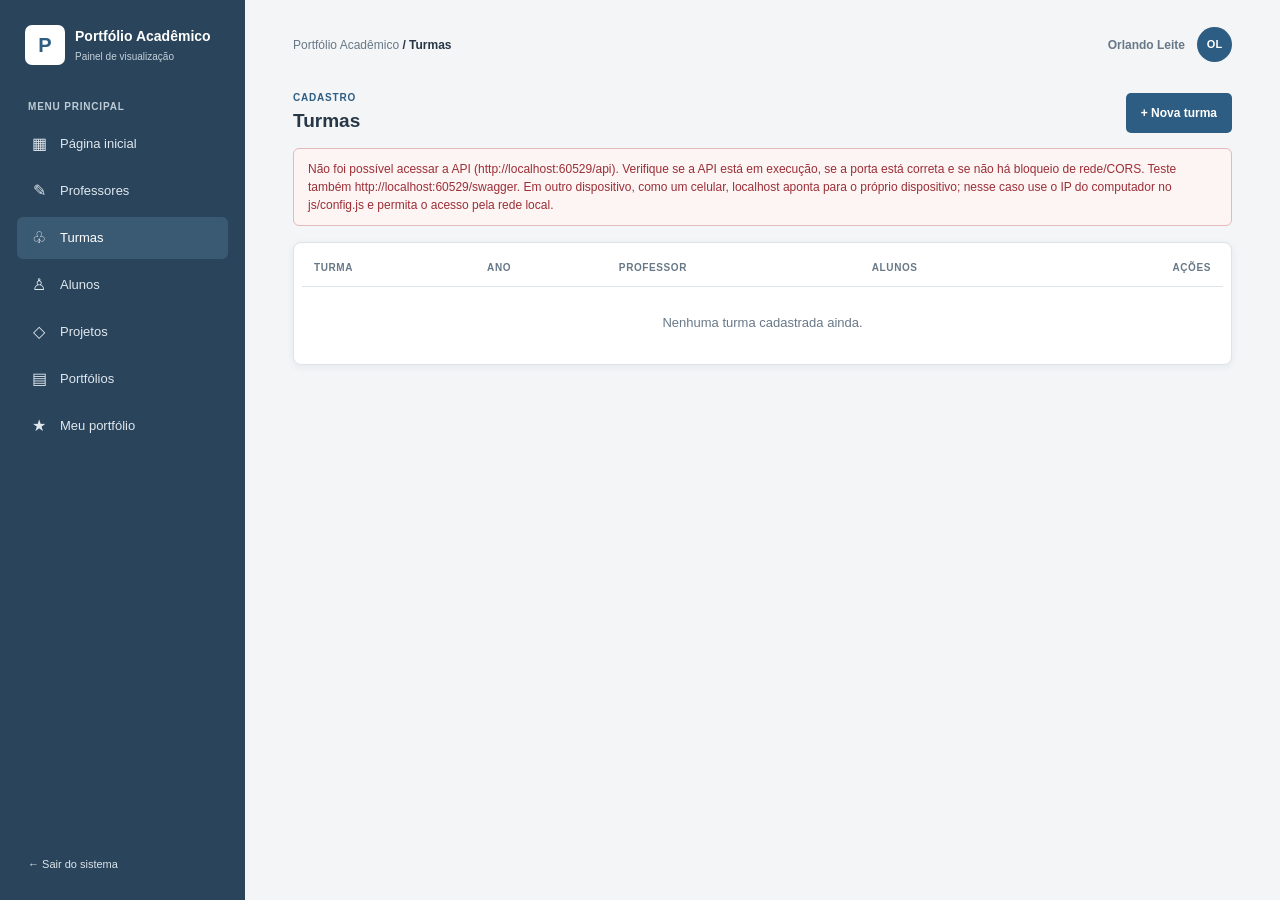
<file: turmas.html>
<!DOCTYPE html>
<html lang="pt-BR">
<head>
    <meta charset="UTF-8">
    <meta name="viewport" content="width=device-width, initial-scale=1.0">
    <title>Turmas | Portfólio Acadêmico</title>
    <link rel="stylesheet" href="style.css">
    <link rel="stylesheet" href="paginas.css">
</head>
<body>
    <div class="app-shell">
        <aside class="sidebar">
            <a class="brand" href="painel.html">
                <span class="brand-mark">P</span>
                <span class="brand-name">Portfólio Acadêmico<span class="brand-subtitle">Painel de visualização</span></span>
            </a>

            <p class="nav-label">MENU PRINCIPAL</p>
            <nav class="nav-menu" aria-label="Menu principal">
                <a class="nav-link" href="painel.html"><span class="nav-icon">▦</span> Página inicial</a>
                <a class="nav-link" href="professores.html"><span class="nav-icon">✎</span> Professores</a>
                <a class="nav-link active" href="turmas.html"><span class="nav-icon">♧</span> Turmas</a>
                <a class="nav-link" href="alunos.html"><span class="nav-icon">♙</span> Alunos</a>
                <a class="nav-link" href="projetos.html"><span class="nav-icon">◇</span> Projetos</a>
                <a class="nav-link" href="portfolios.html"><span class="nav-icon">▤</span> Portfólios</a>
                <a class="nav-link" href="meu-portfolio/index.html" target="_blank" rel="noopener"><span class="nav-icon">★</span> Meu portfólio</a>
            </nav>

            <div class="sidebar-bottom">
                <a class="logout-link" href="index.html" data-sair>← Sair do sistema</a>
            </div>
        </aside>

        <main class="main-content">
            <header class="topbar">
                <p class="breadcrumb">Portfólio Acadêmico <span>/ Turmas</span></p>
                <div class="topbar-right"><span class="user-name" id="userName"></span><div class="avatar" id="userAvatar">PA</div></div>
            </header>

            <section class="section-heading">
                <div><p class="eyebrow">CADASTRO</p><h2>Turmas</h2></div>
                <button class="btn btn-primary" type="button" id="btnNovo">+ Nova turma</button>
            </section>

            <div class="alert" id="aviso" role="status" aria-live="polite" hidden></div>

            <section class="panel" id="painelForm" hidden>
                <h3 id="tituloForm"></h3>
                <form id="crudForm" novalidate>
                    <div class="form-grid" id="campos"></div>
                    <div class="form-actions">
                        <button class="btn btn-primary" type="submit" id="btnSalvar">Salvar</button>
                        <button class="btn btn-secondary" type="button" id="btnCancelar">Cancelar</button>
                    </div>
                </form>
            </section>

            <section class="panel panel-table">
                <div class="table-wrap">
                    <table>
                        <thead><tr><th>Turma</th><th>Ano</th><th>Professor</th><th>Alunos</th><th class="col-acoes">Ações</th></tr></thead>
                        <tbody id="lista"></tbody>
                    </table>
                </div>
                <p class="empty" id="vazio" hidden>Nenhuma turma cadastrada ainda.</p>
            </section>
        </main>
    </div>
    <script src="js/config.js"></script>
    <script src="js/api.js"></script>
    <script src="js/crud.js"></script>
    <script src="js/turmas.js"></script>
</body>
</html>
</file>
<file: style.css>
:root {
    --bg: #f3f5f7;
    --surface: #ffffff;
    --text: #273746;
    --muted: #687887;
    --line: #dce3e9;
    --primary: #2d5d82;
    --primary-dark: #214967;
    --primary-soft: #e9f0f5;
    --teal: #397b78;
    --teal-soft: #e9f3f1;
    --gold: #9b6a31;
    --gold-soft: #f6f0e7;
    --violet: #78658c;
    --violet-soft: #f0edf5;
    --shadow: 0 2px 9px rgba(35, 52, 68, .06);
}

* { box-sizing: border-box; margin: 0; padding: 0; }
html { scroll-behavior: smooth; }
body { min-height: 100vh; background: var(--bg); color: var(--text); font: 15px/1.5 Arial, Helvetica, sans-serif; }
a { color: inherit; text-decoration: none; }
button, input { font: inherit; }
h1, h2, h3 { line-height: 1.25; }

.brand { display: flex; align-items: center; gap: 10px; color: inherit; }
.brand-mark { width: 40px; height: 40px; display: grid; place-items: center; border-radius: 7px; background: #fff; color: var(--primary); font-size: 20px; font-weight: 700; }
.brand-name { font-size: 14px; font-weight: 700; }
.brand-subtitle { display: block; margin-top: 2px; color: #c5d1da; font-size: 10px; font-weight: 400; }
.eyebrow { margin-bottom: 8px; color: var(--primary); font-size: 10px; font-weight: 700; letter-spacing: .8px; }
.btn { display: inline-flex; align-items: center; justify-content: center; gap: 9px; padding: 11px 15px; border: 0; border-radius: 5px; font-size: 12px; font-weight: 700; cursor: pointer; }
.btn-primary { background: var(--primary); color: #fff; }
.btn-primary:hover { background: var(--primary-dark); }
.demo-label { padding: 5px 8px; border-radius: 4px; background: var(--primary-soft); color: var(--primary); font-size: 10px; font-weight: 700; }

/* Página inicial após o login */
.app-shell { min-height: 100vh; display: flex; }
.sidebar { position: sticky; top: 0; display: flex; flex: 0 0 245px; flex-direction: column; width: 245px; height: 100vh; padding: 25px 17px; background: #29445b; color: #fff; }
.sidebar .brand { margin: 0 8px 34px; }
.nav-label { margin: 0 11px 9px; color: #bdcbd5; font-size: 10px; font-weight: 700; letter-spacing: .8px; }
.nav-menu { display: grid; gap: 5px; }
.nav-link { display: flex; align-items: center; gap: 11px; min-height: 39px; padding: 9px 12px; border-radius: 6px; color: #e0e8ee; font-size: 13px; }
.nav-link.active, .nav-link:not(.disabled):hover { background: #3a5a73; color: #fff; }
.nav-icon { width: 20px; text-align: center; font-size: 16px; }
.nav-link.disabled { color: #bccbd5; cursor: default; }
.nav-link.disabled small { margin-left: auto; color: #cbd5dd; font-size: 9px; }
.sidebar-bottom { margin-top: auto; padding: 14px 8px 3px; }
.help-card { padding: 13px; border: 1px solid #49647a; border-radius: 6px; background: #314e66; }
.help-card strong { display: block; margin-bottom: 5px; font-size: 12px; }
.help-card p { color: #d1dce4; font-size: 11px; line-height: 1.5; }
.logout-link { display: block; margin: 17px 3px 0; color: #dce5eb; font-size: 11px; }
.logout-link:hover { color: #fff; text-decoration: underline; }

.main-content { flex: 1; min-width: 0; padding: 27px clamp(18px, 4vw, 48px) 32px; }
.topbar { display: flex; align-items: center; justify-content: space-between; gap: 15px; margin-bottom: 28px; }
.breadcrumb { color: var(--muted); font-size: 12px; }
.breadcrumb span { color: var(--text); font-weight: 700; }
.topbar-right { display: flex; align-items: center; gap: 12px; }
.avatar { width: 35px; height: 35px; display: grid; place-items: center; border-radius: 50%; background: var(--primary); color: #fff; font-size: 11px; font-weight: 700; }
.welcome-banner { display: flex; align-items: center; justify-content: space-between; gap: 25px; min-height: 205px; margin-bottom: 31px; padding: 31px 36px; overflow: hidden; border: 1px solid #d8e2e9; border-radius: 9px; background: #eaf0f4; }
.welcome-banner > div:first-child { max-width: 620px; }
.welcome-banner h1 { margin-bottom: 10px; font-size: clamp(27px, 3vw, 35px); }
.welcome-banner p:last-child { max-width: 570px; color: var(--muted); font-size: 13px; line-height: 1.7; }
.welcome-symbol { width: 118px; height: 118px; flex: 0 0 118px; display: grid; place-items: center; border: 1px solid #d3dfe7; border-radius: 20px; background: #f8fafb; color: #416783; font-size: 64px; font-weight: 700; }
.section-heading { display: flex; align-items: flex-end; justify-content: space-between; gap: 15px; margin-bottom: 15px; }
.section-heading .eyebrow { margin-bottom: 4px; }
.section-heading h2 { font-size: 19px; }
.section-heading > p { max-width: 390px; color: var(--muted); font-size: 11px; text-align: right; }
.module-grid { display: grid; grid-template-columns: repeat(4, minmax(0, 1fr)); gap: 14px; }
.module-card { position: relative; min-height: 205px; padding: 19px; border: 1px solid var(--line); border-radius: 8px; background: var(--surface); box-shadow: var(--shadow); }
.module-icon { width: 43px; height: 43px; display: grid; place-items: center; margin-bottom: 17px; border-radius: 7px; font-size: 19px; }
.module-icon.students { background: var(--primary-soft); color: var(--primary); }
.module-icon.classes { background: var(--teal-soft); color: var(--teal); }
.module-icon.projects { background: var(--gold-soft); color: var(--gold); }
.module-icon.portfolios { background: var(--violet-soft); color: var(--violet); }
.module-status { position: absolute; top: 20px; right: 16px; color: #7b8792; font-size: 9px; }
.module-card h3 { margin-bottom: 7px; font-size: 14px; }
.module-card p { color: var(--muted); font-size: 11px; line-height: 1.6; }
.start-card { display: flex; align-items: flex-start; gap: 14px; margin-top: 19px; padding: 19px; border: 1px solid var(--line); border-radius: 8px; background: #fff; }
.start-icon { width: 34px; height: 34px; flex: 0 0 34px; display: grid; place-items: center; border-radius: 50%; background: var(--teal-soft); color: var(--teal); font-weight: 700; }
.start-card h2 { margin: 1px 0 5px; font-size: 13px; }
.start-card p { color: var(--muted); font-size: 11px; line-height: 1.6; }
.footer-note { margin-top: 25px; color: #7b8792; font-size: 10px; text-align: center; }

@media (max-width: 1050px) {
    .sidebar { flex-basis: 220px; width: 220px; }
    .module-grid { grid-template-columns: repeat(2, minmax(0, 1fr)); }
}
@media (max-width: 760px) {
    .app-shell { display: block; }
    .sidebar { position: static; width: 100%; height: auto; padding: 14px 16px; }
    .sidebar .brand { margin: 0 4px 13px; }
    .nav-label, .sidebar-bottom { display: none; }
    .nav-menu { display: flex; gap: 4px; overflow-x: auto; }
    .nav-link { flex: 0 0 auto; white-space: nowrap; padding: 8px 10px; }
    .nav-link.disabled small { display: none; }
    .main-content { padding: 20px 17px 28px; }
    .welcome-banner { min-height: 175px; padding: 24px; }
    .welcome-symbol { width: 85px; height: 85px; flex-basis: 85px; font-size: 46px; }
}
@media (max-width: 540px) {
    .topbar { align-items: flex-start; }
    .topbar-right .demo-label { display: none; }
    .welcome-banner { padding: 21px; }
    .welcome-symbol { display: none; }
    .section-heading { align-items: flex-start; flex-direction: column; }
    .section-heading > p { text-align: left; }
    .module-grid { grid-template-columns: 1fr; }
    .module-card { min-height: auto; }
}
</file>
<file: login/login.css>
.login-page { background: #f3f5f7; }
.login-layout { min-height: 100vh; display: grid; grid-template-columns: 1fr 1fr; }
.login-side { display: flex; flex-direction: column; padding: 35px clamp(25px, 5vw, 70px); background: #29445b; color: #fff; }
.login-brand { align-self: flex-start; }
.login-brand .brand-mark { color: #29445b; }
.login-brand .brand-subtitle { color: #cfdae2; }
.login-message { max-width: 520px; margin: auto 0; padding: 45px 0 60px; }
.login-message .eyebrow { color: #d5e0e8; }
.login-message h1 { max-width: 490px; font-size: clamp(30px, 3.7vw, 43px); line-height: 1.18; }
.login-message > p:not(.eyebrow) { max-width: 420px; margin-top: 16px; color: #d7e0e7; font-size: 14px; line-height: 1.7; }
.login-art { display: flex; flex-wrap: wrap; gap: 12px; margin-top: 30px; }
.art-card { width: 175px; padding: 14px; border: 1px solid #62798c; border-radius: 6px; background: #34536d; }
.art-card span, .art-card strong, .art-card small { display: block; }
.art-card span { margin-bottom: 8px; font-size: 23px; }
.art-card strong { font-size: 13px; }
.art-card small { margin-top: 3px; color: #d0dbe3; font-size: 10px; }
.login-copyright { color: #c3d0da; font-size: 10px; }
.login-form-side { display: grid; place-items: center; padding: 32px 24px; background: #fff; }
.login-form-card { width: min(100%, 390px); }
.login-form-card h2 { font-size: 28px; }
.form-intro { margin: 8px 0 25px; color: var(--muted); font-size: 13px; line-height: 1.6; }
.login-fields > label { display: block; margin: 16px 0 7px; color: #3c4b59; font-size: 12px; font-weight: 700; }
.login-fields > input { width: 100%; padding: 12px; border: 1px solid #cfd8df; border-radius: 5px; outline: none; background: #fff; color: var(--text); font-size: 13px; }
.login-fields > input:focus { border-color: var(--primary); box-shadow: 0 0 0 2px rgba(45, 93, 130, .1); }
.login-options { display: flex; align-items: center; justify-content: space-between; gap: 10px; margin: 14px 0 20px; }
.remember { display: flex; align-items: center; gap: 7px; color: var(--muted); font-size: 11px; }
.login-submit { width: 100%; padding: 12px; }
.demo-notice { margin-top: 16px; padding: 11px; border-radius: 5px; background: #f1f4f6; color: #687683; font-size: 11px; line-height: 1.55; }
.login-feedback { min-height: 17px; margin-top: 9px; font-size: 11px; }
.login-feedback.is-error { color: #b33b42; }
.login-feedback.is-success { color: #28704b; }
.login-mobile-brand { display: none; margin-bottom: 22px; }

@media (max-width: 800px) {
    .login-layout { grid-template-columns: 1fr; }
    .login-side { display: none; }
    .login-mobile-brand { display: block; }
    .login-form-side { min-height: 100vh; }
}

/* Link "Criar conta" / "Entrar" */
.login-alt { margin-top: 16px; padding: 11px; border-radius: 5px; background: #f1f4f6; color: #687683; font-size: 12px; text-align: center; }
.login-alt a { color: var(--primary); font-weight: 700; }
.login-alt a:hover { text-decoration: underline; }
.login-submit-gap { margin-top: 22px; }
</file>
<file: meu-portfolio/style.css>
/* Portfólio simples, responsivo e mobile-first */
:root {
    --cor-texto: #24292f;
    --cor-secundaria: #59636e;
    --cor-destaque: #2563eb;
    --cor-fundo: #ffffff;
    --cor-secao: #f5f7fa;
    --cor-borda: #dfe3e8;
    --largura: 1100px;
}

* {
    box-sizing: border-box;
    margin: 0;
    padding: 0;
}

html {
    scroll-behavior: smooth;
    scroll-padding-top: 20px;
}

body {
    background: var(--cor-fundo);
    color: var(--cor-texto);
    font-family: Arial, Helvetica, sans-serif;
    font-size: 16px;
    line-height: 1.6;
}

img {
    display: block;
    max-width: 100%;
}

a {
    color: inherit;
    text-decoration: none;
}

.container {
    width: calc(100% - 32px);
    max-width: var(--largura);
    margin-inline: auto;
}

.pular-conteudo {
    position: absolute;
    top: -60px;
    left: 12px;
    z-index: 20;
    padding: 8px 12px;
    border-radius: 5px;
    background: var(--cor-destaque);
    color: #fff;
}

.pular-conteudo:focus {
    top: 12px;
}

/* Cabeçalho e navegação */
.topo {
    background: #fff;
    border-bottom: 1px solid var(--cor-borda);
}

.navegacao {
    display: flex;
    flex-wrap: wrap;
    align-items: center;
    justify-content: space-between;
    gap: 12px;
    padding-block: 14px;
}

.marca {
    display: inline-flex;
    align-items: center;
    gap: 9px;
    color: var(--cor-texto);
    font-size: 17px;
    font-weight: 700;
}

.marca-simbolo {
    display: grid;
    width: 34px;
    height: 34px;
    place-items: center;
    border-radius: 6px;
    background: var(--cor-destaque);
    color: #fff;
    font-size: 12px;
}

.marca-ponto {
    color: var(--cor-destaque);
}

.links-nav {
    display: flex;
    width: 100%;
    flex-wrap: wrap;
    order: 2;
    gap: 8px 18px;
}

.links-nav a {
    color: var(--cor-secundaria);
    font-size: 14px;
}

.links-nav a:hover,
.links-nav a:focus-visible {
    color: var(--cor-destaque);
}

.nav-destaque {
    display: none;
}

/* Apresentação */
.hero {
    display: grid;
    grid-template-columns: 1fr;
    align-items: center;
    gap: 28px;
    margin-top: 24px;
    margin-bottom: 48px;
    padding: 30px 22px;
    border-radius: 10px;
    background: var(--cor-secao);
}

.hero-conteudo {
    min-width: 0;
}

.sobretitulo {
    display: flex;
    align-items: center;
    gap: 8px;
    margin-bottom: 12px;
    color: var(--cor-secundaria);
    font-size: 12px;
    font-weight: 700;
}

.status-ponto,
.mini-ponto {
    width: 8px;
    height: 8px;
    flex: 0 0 8px;
    border-radius: 50%;
    background: #26965a;
}

.hero-nome {
    color: var(--cor-secundaria);
    font-size: 18px;
}

.hero h1 {
    color: var(--cor-texto);
    font-size: clamp(42px, 12vw, 62px);
    line-height: 1.08;
}

.hero h1 span,
.cabecalho-secao h2 span {
    color: var(--cor-destaque);
}

.hero-descricao {
    max-width: 560px;
    margin-top: 16px;
    color: var(--cor-secundaria);
    font-size: 15px;
}

.hero-acoes {
    display: flex;
    flex-wrap: wrap;
    gap: 10px;
    margin-top: 22px;
}

.botao {
    display: inline-flex;
    min-height: 42px;
    align-items: center;
    justify-content: center;
    gap: 8px;
    padding: 9px 15px;
    border: 1px solid var(--cor-destaque);
    border-radius: 6px;
    font-size: 14px;
    font-weight: 700;
}

.botao-principal {
    background: var(--cor-destaque);
    color: #fff;
}

.botao-secundario {
    background: #fff;
    color: var(--cor-destaque);
}

.botao:hover {
    filter: brightness(.95);
}

.hero-tecnologias {
    display: flex;
    flex-wrap: wrap;
    gap: 8px;
    margin-top: 22px;
}

.hero-tecnologias span,
.tag-lista span {
    display: inline-block;
    padding: 5px 9px;
    border: 1px solid var(--cor-borda);
    border-radius: 5px;
    background: #fff;
    color: var(--cor-secundaria);
    font-size: 12px;
}

.hero-visual {
    display: grid;
    place-items: center;
}

.visual-moldura {
    width: min(190px, 65vw);
    aspect-ratio: 1;
    overflow: hidden;
    border: 4px solid #fff;
    border-radius: 50%;
    background: #e8edf5;
}

.visual-moldura img {
    width: 100%;
    height: 100%;
    object-fit: cover;
}

/* Seções gerais */
.secao {
    padding-block: 52px;
    scroll-margin-top: 16px;
}

.sobre-secao,
.projetos-secao {
    background: #fff;
}

.trajetoria-secao,
.conhecimentos-secao {
    background: var(--cor-secao);
}

.cabecalho-secao {
    max-width: 700px;
    margin-bottom: 28px;
}

.numero-secao {
    margin-bottom: 5px;
    color: var(--cor-secundaria);
    font-size: 12px;
    font-weight: 700;
}

.cabecalho-secao h2 {
    color: var(--cor-texto);
    font-size: clamp(27px, 7vw, 36px);
    line-height: 1.2;
}

.introducao-secao {
    max-width: 560px;
    margin-top: 10px;
    color: var(--cor-secundaria);
    font-size: 14px;
}

.cabecalho-centralizado {
    margin-inline: auto;
    text-align: center;
}

.cabecalho-centralizado .introducao-secao {
    margin-inline: auto;
}

/* Sobre mim */
.sobre-grid {
    display: grid;
    grid-template-columns: 1fr;
    align-items: center;
    gap: 28px;
}

.sobre-texto p {
    color: var(--cor-secundaria);
    font-size: 15px;
}

.sobre-texto p + p {
    margin-top: 12px;
}

.sobre-texto .texto-destaque {
    margin-bottom: 14px;
    color: var(--cor-texto);
    font-size: 19px;
    font-weight: 700;
}

.sobre-assinatura {
    display: flex;
    align-items: center;
    gap: 10px;
    margin-top: 20px;
    font-weight: 700;
}

.assinatura-linha {
    width: 28px;
    height: 2px;
    background: var(--cor-destaque);
}

.sobre-destaques {
    position: relative;
    width: 100%;
    max-width: 390px;
    margin-inline: auto;
    padding-bottom: 32px;
}

.destaque-imagem {
    position: relative;
    height: 260px;
    overflow: hidden;
    border-radius: 8px;
    background: #e8edf5;
}

.destaque-imagem img {
    width: 100%;
    height: 100%;
    object-fit: cover;
    object-position: center 28%;
}

.imagem-legenda {
    position: absolute;
    right: 10px;
    bottom: 10px;
    left: 10px;
    padding: 8px 10px;
    border-radius: 5px;
    background: rgba(0, 0, 0, .65);
    color: #fff;
    font-size: 12px;
}

.interesses-card {
    position: absolute;
    right: 0;
    bottom: 0;
    width: min(90%, 300px);
    padding: 13px;
    border: 1px solid var(--cor-borda);
    border-radius: 7px;
    background: #fff;
}

.interesses-titulo {
    margin-bottom: 7px;
    font-size: 13px;
    font-weight: 700;
}

.interesses-lista {
    display: flex;
    flex-wrap: wrap;
    gap: 7px;
}

.interesses-lista span {
    color: var(--cor-secundaria);
    font-size: 12px;
}

/* Trajetória */
.trajetoria-card {
    display: grid;
    grid-template-columns: 42px minmax(0, 1fr);
    align-items: start;
    gap: 14px;
    padding: 18px;
    border: 1px solid var(--cor-borda);
    border-radius: 8px;
    background: #fff;
}

.trajetoria-icone {
    display: grid;
    width: 42px;
    height: 42px;
    place-items: center;
    border-radius: 6px;
    background: #eaf1ff;
    color: var(--cor-destaque);
    font-size: 20px;
}

.trajetoria-meta {
    display: flex;
    flex-wrap: wrap;
    align-items: center;
    gap: 8px;
    margin-bottom: 5px;
    color: var(--cor-secundaria);
    font-size: 11px;
    font-weight: 700;
}

.trajetoria-status {
    padding: 2px 7px;
    border-radius: 4px;
    background: #eaf6ee;
    color: #287548;
}

.trajetoria-conteudo h3 {
    font-size: 18px;
}

.trajetoria-conteudo > p {
    margin-top: 8px;
    color: var(--cor-secundaria);
    font-size: 14px;
}

.tag-lista {
    display: flex;
    flex-wrap: wrap;
    gap: 7px;
    margin-top: 12px;
}

.trajetoria-ano {
    display: none;
}

/* Projetos */
.cabecalho-projetos {
    display: block;
}

.projetos-grid {
    display: grid;
    grid-template-columns: 1fr;
    gap: 16px;
}

.projeto-card {
    min-width: 0;
    overflow: hidden;
    border: 1px solid var(--cor-borda);
    border-radius: 8px;
    background: #fff;
}

.projeto-imagem {
    height: 185px;
    overflow: hidden;
    background: #edf0f4;
}

.projeto-imagem img {
    width: 100%;
    height: 100%;
    object-fit: cover;
}

.projeto-numero {
    display: none;
}

.projeto-conteudo {
    padding: 16px;
}

.projeto-categoria {
    margin-bottom: 5px;
    color: var(--cor-destaque);
    font-size: 11px;
    font-weight: 700;
}

.projeto-conteudo h3 {
    margin-bottom: 7px;
    font-size: 18px;
    line-height: 1.3;
}

.projeto-conteudo p {
    color: var(--cor-secundaria);
    font-size: 14px;
}

.tecnologias-titulo {
    margin-top: 12px;
    color: var(--cor-texto);
    font-size: 12px;
    font-weight: 700;
}

.projeto-conteudo .tag-lista {
    margin-top: 6px;
}

.nota-projetos {
    margin-top: 18px;
    color: var(--cor-secundaria);
    font-size: 12px;
}

/* Conhecimentos */
.conhecimentos-grid {
    display: grid;
    grid-template-columns: 1fr;
    gap: 12px;
}

.conhecimento-card {
    display: flex;
    min-width: 0;
    align-items: center;
    gap: 13px;
    padding: 16px;
    border: 1px solid var(--cor-borda);
    border-radius: 8px;
    background: #fff;
}

.conhecimento-simbolo {
    display: grid;
    width: 44px;
    height: 44px;
    flex: 0 0 44px;
    place-items: center;
    border-radius: 6px;
    background: #eaf1ff;
    color: var(--cor-destaque);
    font-size: 15px;
    font-weight: 700;
}

.simbolo-css {
    background: #edf1ff;
}

.simbolo-csharp {
    background: #f1ebfa;
    color: #7045a1;
}

.simbolo-sql {
    background: #eaf6ee;
    color: #287548;
    font-size: 12px;
}

.conhecimento-card h3 {
    margin-bottom: 3px;
    font-size: 15px;
}

.conhecimento-card p {
    color: var(--cor-secundaria);
    font-size: 13px;
}

.outras-ferramentas {
    display: flex;
    flex-wrap: wrap;
    align-items: center;
    gap: 8px;
    margin-top: 20px;
}

.outras-ferramentas > span {
    width: 100%;
    color: var(--cor-secundaria);
    font-size: 13px;
}

.outras-ferramentas .tag-lista {
    margin-top: 0;
}

/* Rodapé */
.rodape {
    padding-block: 20px;
    background: #222b36;
    color: #fff;
}

.rodape-conteudo {
    display: flex;
    flex-wrap: wrap;
    align-items: center;
    justify-content: space-between;
    gap: 12px;
}

.marca-rodape {
    color: #fff;
}

.marca-rodape .marca-simbolo {
    background: var(--cor-destaque);
}

.rodape p {
    color: #d5dbe3;
    font-size: 12px;
}

.voltar-topo {
    color: #fff;
    font-size: 13px;
}

:focus-visible {
    outline: 3px solid #80aaff;
    outline-offset: 3px;
}

/* Telas médias: estilos adicionados sobre a base mobile */
@media (min-width: 640px) {
    .container {
        width: calc(100% - 48px);
    }

    .links-nav {
        width: auto;
        order: initial;
        gap: 18px;
    }

    .hero {
        grid-template-columns: minmax(0, 1fr) 200px;
        padding: 38px;
    }

    .visual-moldura {
        width: 180px;
    }

    .sobre-grid {
        grid-template-columns: minmax(0, 1fr) minmax(240px, .8fr);
        gap: 30px;
    }

    .projetos-grid {
        grid-template-columns: repeat(2, minmax(0, 1fr));
    }

    .conhecimentos-grid {
        grid-template-columns: repeat(2, minmax(0, 1fr));
    }
}

/* Desktop */
@media (min-width: 960px) {
    .navegacao {
        min-height: 68px;
        padding-block: 10px;
    }

    .nav-destaque {
        display: inline-block;
        padding: 8px 12px;
        border: 1px solid var(--cor-destaque);
        border-radius: 5px;
        color: var(--cor-destaque);
        font-size: 13px;
    }

    .hero {
        grid-template-columns: minmax(0, 1fr) 260px;
        gap: 48px;
        margin-top: 36px;
        padding: 52px;
    }

    .visual-moldura {
        width: 220px;
    }

    .secao {
        padding-block: 68px;
    }

    .sobre-grid {
        gap: 70px;
    }

    .destaque-imagem {
        height: 300px;
    }

    .trajetoria-card {
        grid-template-columns: 50px minmax(0, 1fr) auto;
        gap: 20px;
        padding: 24px;
    }

    .trajetoria-icone {
        width: 50px;
        height: 50px;
    }

    .trajetoria-ano {
        display: block;
        color: var(--cor-destaque);
        font-size: 24px;
        font-weight: 700;
        text-align: right;
    }

    .trajetoria-ano span {
        display: block;
        color: var(--cor-secundaria);
        font-size: 10px;
    }

    .cabecalho-projetos {
        display: flex;
        align-items: end;
        justify-content: space-between;
        gap: 24px;
    }

    .cabecalho-projetos .introducao-secao {
        max-width: 370px;
        margin-bottom: 4px;
    }

    .projetos-grid {
        grid-template-columns: repeat(3, minmax(0, 1fr));
    }

    .projeto-imagem {
        height: 175px;
    }
}

@media (prefers-reduced-motion: reduce) {
    html {
        scroll-behavior: auto;
    }
}
</file>
<file: paginas.css>
/* Estilos das páginas internas (cadastros, portfólio) — usa as variáveis do style.css */

.user-name { color: var(--muted); font-size: 12px; font-weight: 700; }
.avatar-grande { width: 54px; height: 54px; flex: 0 0 54px; font-size: 16px; }

.module-grid { grid-template-columns: repeat(5, minmax(0, 1fr)); }
@media (max-width: 1250px) { .module-grid { grid-template-columns: repeat(auto-fit, minmax(190px, 1fr)); } }
a.module-card { display: block; transition: border-color .15s, transform .15s; }
a.module-card:hover { border-color: var(--primary); transform: translateY(-2px); }

.start-card.is-error { border-color: #e3b9bc; background: #fdf4f4; }
.start-card.is-error .start-icon { background: #f8e0e2; color: #b33b42; }

.panel { margin-bottom: 16px; padding: 19px; border: 1px solid var(--line); border-radius: 8px; background: var(--surface); box-shadow: var(--shadow); }
.panel h3 { margin-bottom: 14px; font-size: 14px; }
.panel-table { padding: 6px 8px; }

.form-grid { display: grid; grid-template-columns: repeat(2, minmax(0, 1fr)); gap: 14px; }
.form-grid .full { grid-column: 1 / -1; }
.field label { display: block; margin-bottom: 6px; color: #3c4b59; font-size: 12px; font-weight: 700; }
.field input, .field select, .field textarea { width: 100%; padding: 10px 12px; border: 1px solid #cfd8df; border-radius: 5px; outline: none; background: #fff; color: var(--text); font-size: 13px; }
.field textarea { min-height: 96px; resize: vertical; font-family: inherit; }
.field input:focus, .field select:focus, .field textarea:focus { border-color: var(--primary); box-shadow: 0 0 0 2px rgba(45, 93, 130, .1); }
.field-hint { display: block; margin-top: 5px; color: #b33b42; font-size: 11px; }
.form-actions { display: flex; gap: 10px; margin-top: 18px; }

.btn-secondary { background: var(--primary-soft); color: var(--primary); }
.btn-secondary:hover { background: #d9e6ef; }
.btn-danger { background: #f8e9ea; color: #b33b42; }
.btn-danger:hover { background: #f1d3d6; }
.btn-small { padding: 6px 10px; font-size: 11px; }
.btn:disabled { opacity: .6; cursor: not-allowed; }
.link { color: var(--primary); font-weight: 700; }
.link:hover { text-decoration: underline; }

.table-wrap { overflow-x: auto; }
table { width: 100%; border-collapse: collapse; font-size: 13px; }
th { padding: 11px 12px; border-bottom: 1px solid var(--line); color: var(--muted); font-size: 10px; letter-spacing: .6px; text-align: left; text-transform: uppercase; }
td { padding: 11px 12px; border-bottom: 1px solid var(--line); vertical-align: middle; }
tbody tr:last-child td { border-bottom: 0; }
tbody tr:hover { background: #f8fafb; }
.col-acoes { white-space: nowrap; text-align: right; }
td.col-acoes > * { margin-left: 6px; }
.empty { padding: 26px; color: var(--muted); font-size: 13px; text-align: center; }

.alert { margin-bottom: 16px; padding: 11px 14px; border-radius: 6px; font-size: 12px; line-height: 1.5; }
.alert.is-error { border: 1px solid #e3b9bc; background: #fdf4f4; color: #9b2f36; }
.alert.is-success { border: 1px solid #b9dcc8; background: #f1f9f4; color: #28704b; }

.portfolio-header { display: flex; align-items: center; gap: 16px; }
.portfolio-header h3 { margin-bottom: 4px; font-size: 18px; }
.portfolio-header p { color: var(--muted); font-size: 12px; }
.portfolio-header .demo-label { margin-left: auto; }
.project-grid { display: grid; grid-template-columns: repeat(auto-fill, minmax(260px, 1fr)); gap: 14px; }
.project-card { display: flex; flex-direction: column; padding: 19px; border: 1px solid var(--line); border-radius: 8px; background: var(--surface); box-shadow: var(--shadow); }
.project-card h3 { margin-bottom: 8px; font-size: 15px; }
.project-card p { flex: 1; color: var(--muted); font-size: 12px; line-height: 1.6; white-space: pre-line; }
.project-footer { display: flex; align-items: center; justify-content: space-between; gap: 10px; margin-top: 14px; padding-top: 12px; border-top: 1px solid var(--line); font-size: 11px; }
.project-footer small { color: #7b8792; }

@media (max-width: 760px) {
    .form-grid { grid-template-columns: 1fr; }
    .user-name { display: none; }
    .portfolio-header { flex-wrap: wrap; }
}
</file>
